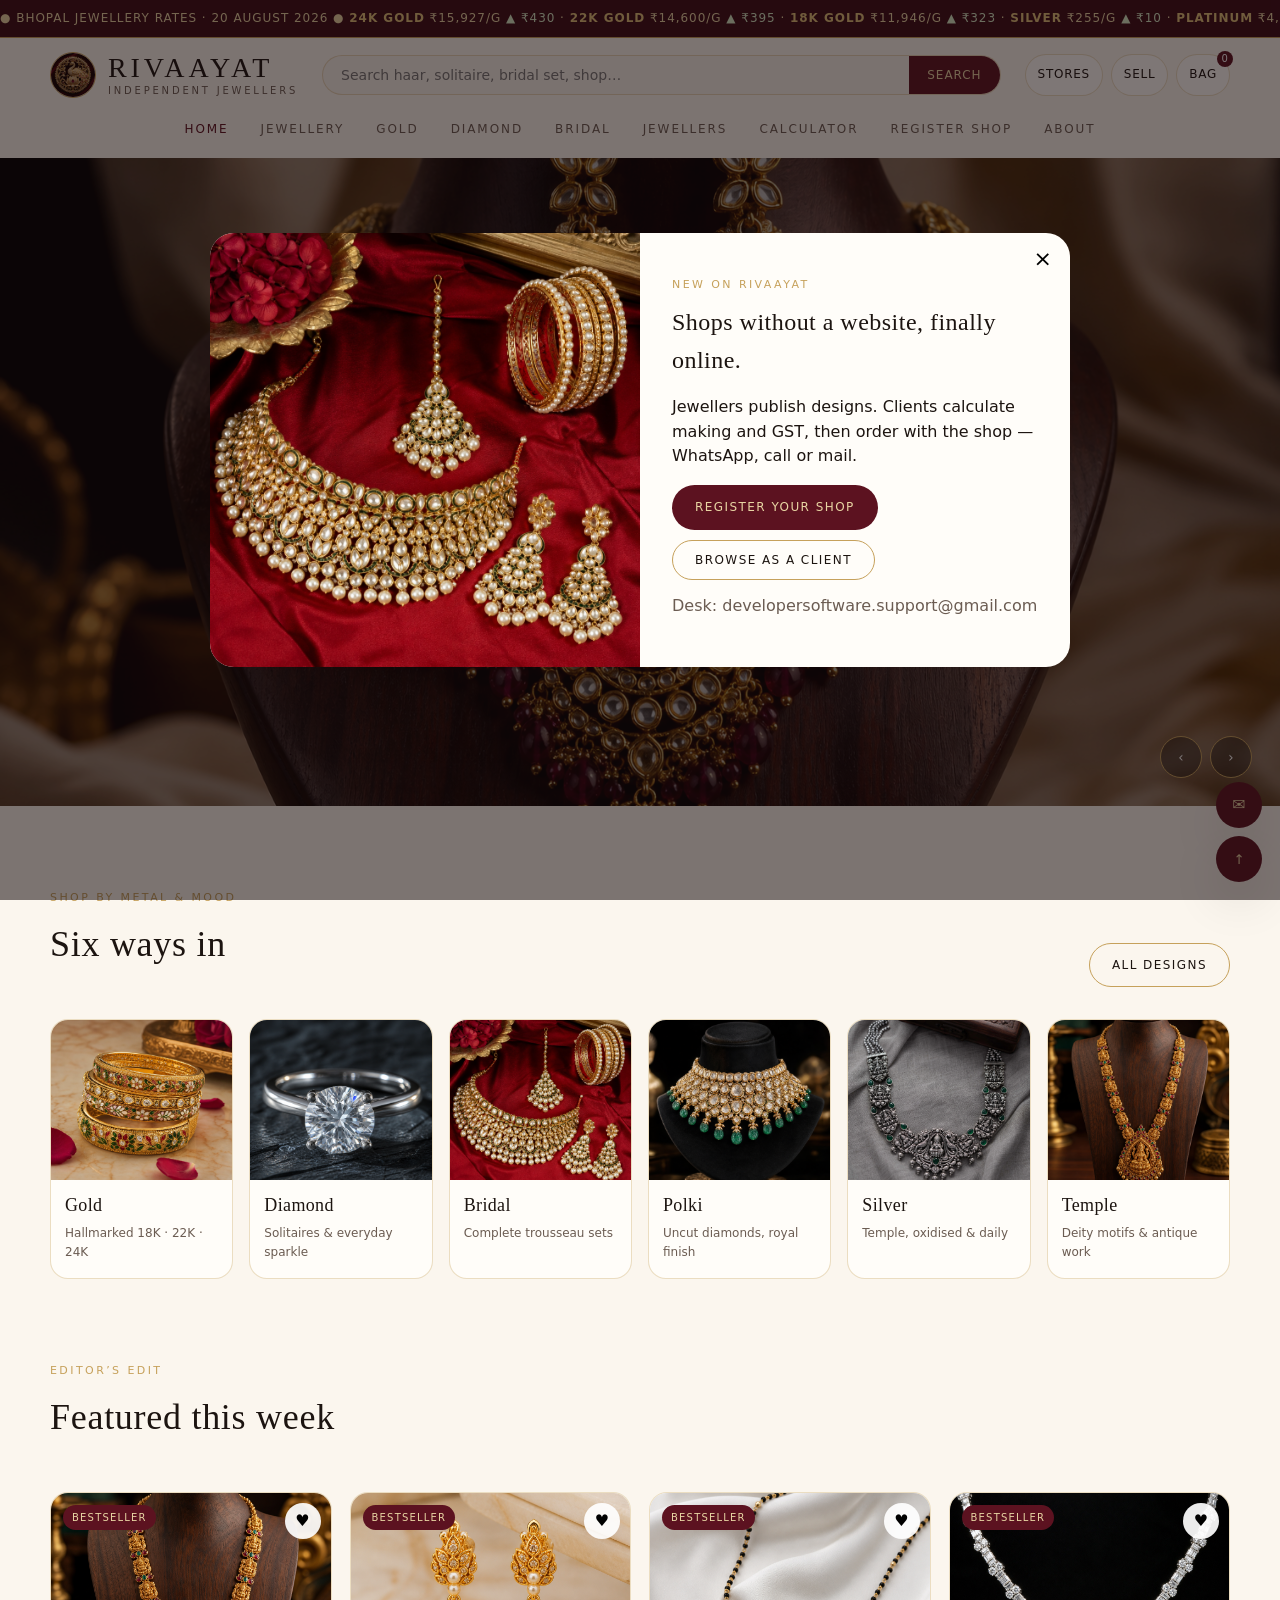
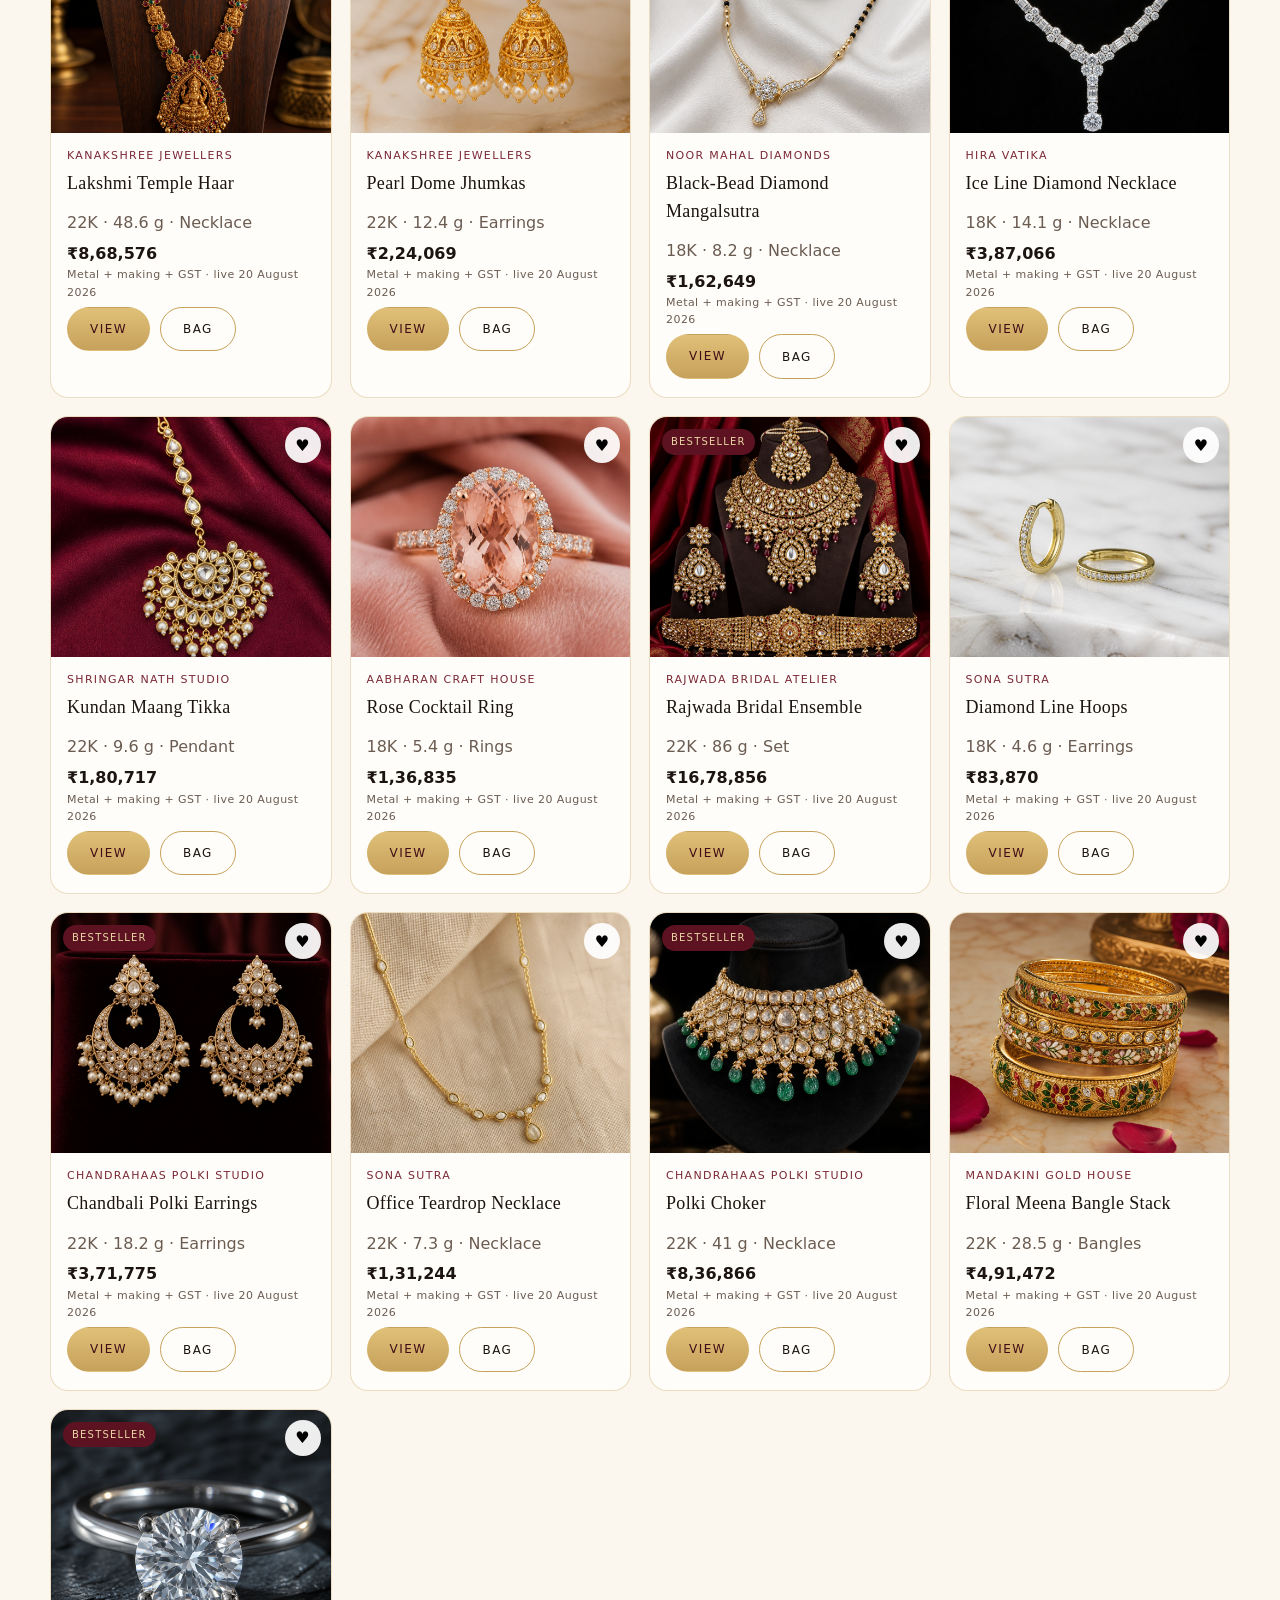
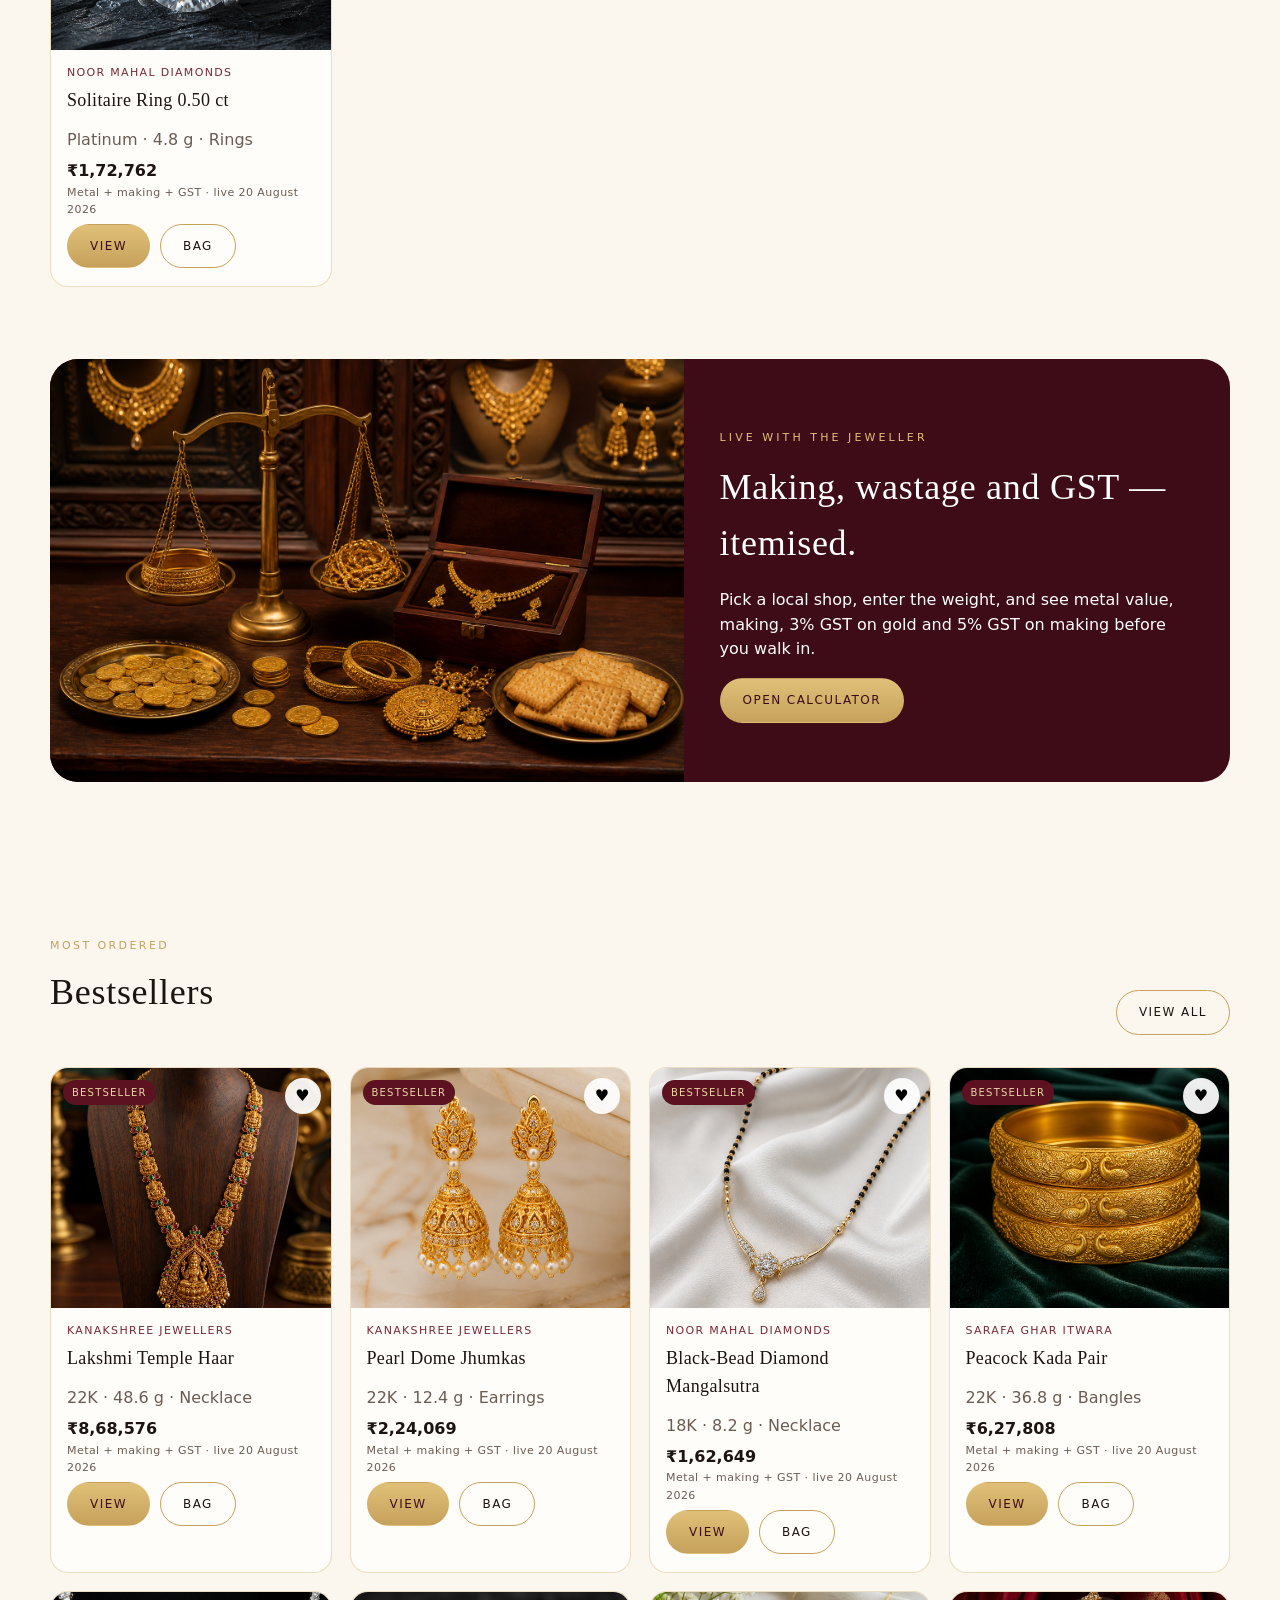
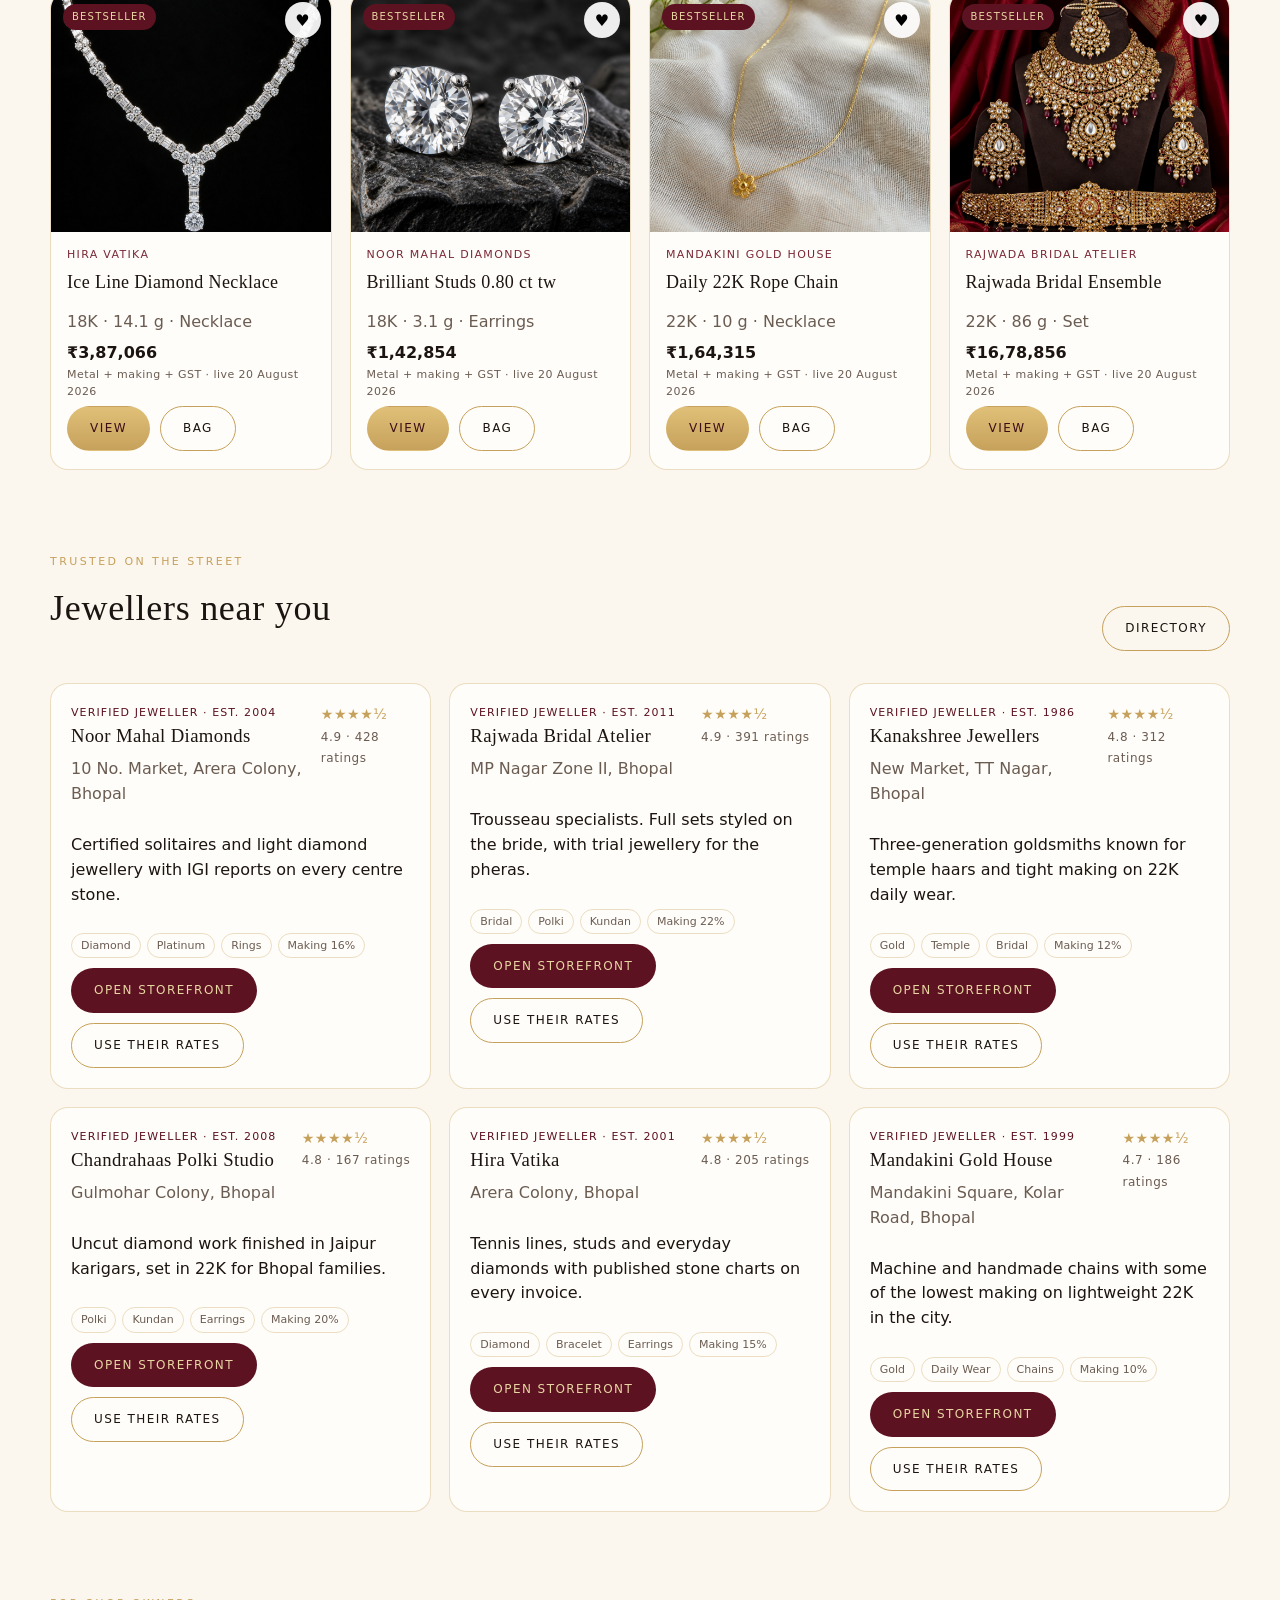
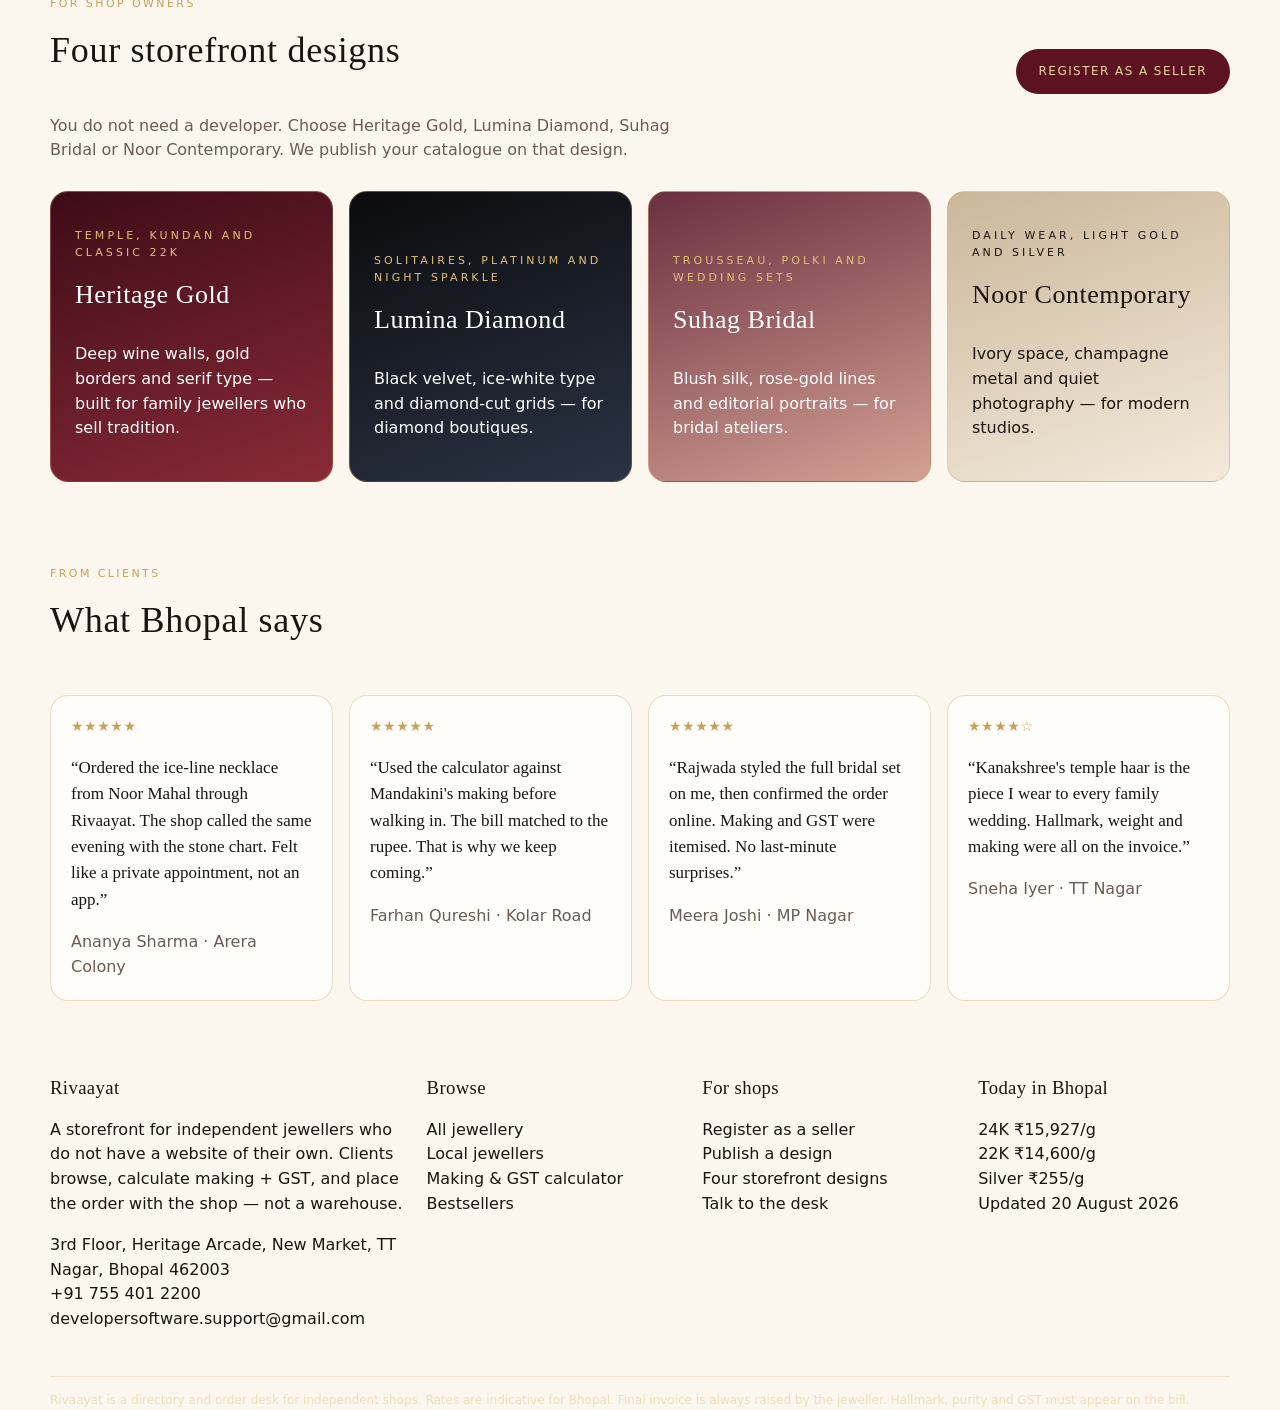
<file: index.html>
<!DOCTYPE html>
<html lang="en">
<head>
  <meta charset="utf-8">
  <meta name="viewport" content="width=device-width, initial-scale=1">
  <title>Rivaayat — Independent jewellers of Bhopal</title>
  <meta name="description" content="Gold, diamond and bridal jewellery from independent Bhopal shops. Filter designs, calculate making and GST, and order directly with the jeweller.">
  <link rel="icon" href="assets/brand-emblem.png">
  <link rel="stylesheet" href="css/style.css">
</head>
<body data-page="home">
  <div id="site-header"></div>

  <section class="hero">
    <div class="hero-slide on"><img src="assets/hero-bridal.png" alt="Bridal gold haar"></div>
    <div class="hero-slide"><img src="assets/hero-diamond.png" alt="Diamond necklace"></div>
    <div class="hero-slide"><img src="assets/hero-model.png" alt="Bridal jewellery on silk"></div>
    <div class="hero-copy">
      <p class="kicker">Bhopal · 20 August 2026</p>
      <h1>Jewellery from the shop that made it.</h1>
      <p>Independent goldsmiths and diamond houses publish their catalogues here. You filter, calculate making and GST, then talk to the jeweller yourself.</p>
      <div class="btn-row">
        <a class="btn btn-gold" href="catalogue.html">Browse jewellery</a>
        <a class="btn btn-ghost" href="seller.html" style="color:#fff;border-color:#c6a15b">Register your shop</a>
      </div>
    </div>
    <div class="hero-nav">
      <button type="button" data-hero-prev aria-label="Previous">‹</button>
      <button type="button" data-hero-next aria-label="Next">›</button>
    </div>
  </section>

  <section class="section">
    <div class="wrap">
      <div class="section-head">
        <div>
          <p class="eyebrow">Shop by metal &amp; mood</p>
          <h2>Six ways in</h2>
        </div>
        <a class="btn btn-ghost" href="catalogue.html">All designs</a>
      </div>
      <div class="cat-grid" id="cat-grid"></div>
    </div>
  </section>

  <section class="section" style="padding-top:0">
    <div class="wrap">
      <div class="section-head">
        <div>
          <p class="eyebrow">Editor’s edit</p>
          <h2>Featured this week</h2>
        </div>
      </div>
      <div class="prod-grid" id="featured-grid"></div>
    </div>
  </section>

  <section class="section" style="padding-top:0">
    <div class="wrap calc-band">
      <img src="assets/rates-mood.png" alt="Gold rates still life">
      <div class="calc-copy">
        <p class="kicker">Live with the jeweller</p>
        <h2>Making, wastage and GST — itemised.</h2>
        <p>Pick a local shop, enter the weight, and see metal value, making, 3% GST on gold and 5% GST on making before you walk in.</p>
        <a class="btn btn-gold" href="calculator.html">Open calculator</a>
      </div>
    </div>
  </section>

  <section class="section">
    <div class="wrap">
      <div class="section-head">
        <div>
          <p class="eyebrow">Most ordered</p>
          <h2>Bestsellers</h2>
        </div>
        <a class="btn btn-ghost" href="catalogue.html?best=1">View all</a>
      </div>
      <div class="prod-grid" id="best-grid"></div>
    </div>
  </section>

  <section class="section" style="padding-top:0">
    <div class="wrap">
      <div class="section-head">
        <div>
          <p class="eyebrow">Trusted on the street</p>
          <h2>Jewellers near you</h2>
        </div>
        <a class="btn btn-ghost" href="stores.html">Directory</a>
      </div>
      <div class="shop-grid" id="shop-grid"></div>
    </div>
  </section>

  <section class="section" style="padding-top:0" id="themes">
    <div class="wrap">
      <div class="section-head">
        <div>
          <p class="eyebrow">For shop owners</p>
          <h2>Four storefront designs</h2>
        </div>
        <a class="btn btn-wine" href="seller.html">Register as a seller</a>
      </div>
      <p class="muted" style="max-width:640px;margin:-12px 0 28px">You do not need a developer. Choose Heritage Gold, Lumina Diamond, Suhag Bridal or Noor Contemporary. We publish your catalogue on that design.</p>
      <div class="theme-grid" id="theme-grid"></div>
    </div>
  </section>

  <section class="section" style="padding-top:0">
    <div class="wrap">
      <div class="section-head">
        <div>
          <p class="eyebrow">From clients</p>
          <h2>What Bhopal says</h2>
        </div>
      </div>
      <div class="quote-grid" id="quotes"></div>
    </div>
  </section>

  <div class="modal-back" id="welcome-modal">
    <div class="modal" role="dialog" aria-label="Welcome">
      <img src="assets/cat-bridal.png" alt="Bridal jewellery">
      <div class="modal-body">
        <button class="modal-close" type="button" data-close-modal aria-label="Close">×</button>
        <p class="eyebrow">New on Rivaayat</p>
        <h2>Shops without a website, finally online.</h2>
        <p>Jewellers publish designs. Clients calculate making and GST, then order with the shop — WhatsApp, call or mail.</p>
        <div class="btn-row">
          <a class="btn btn-wine" href="seller.html">Register your shop</a>
          <button class="btn btn-ghost" type="button" data-close-modal>Browse as a client</button>
        </div>
        <p class="muted" style="margin-top:14px">Desk: developersoftware.support@gmail.com</p>
      </div>
    </div>
  </div>

  <div id="site-footer"></div>
  <script src="js/data.js"></script>
  <script src="js/app.js"></script>
</body>
</html>
</file>
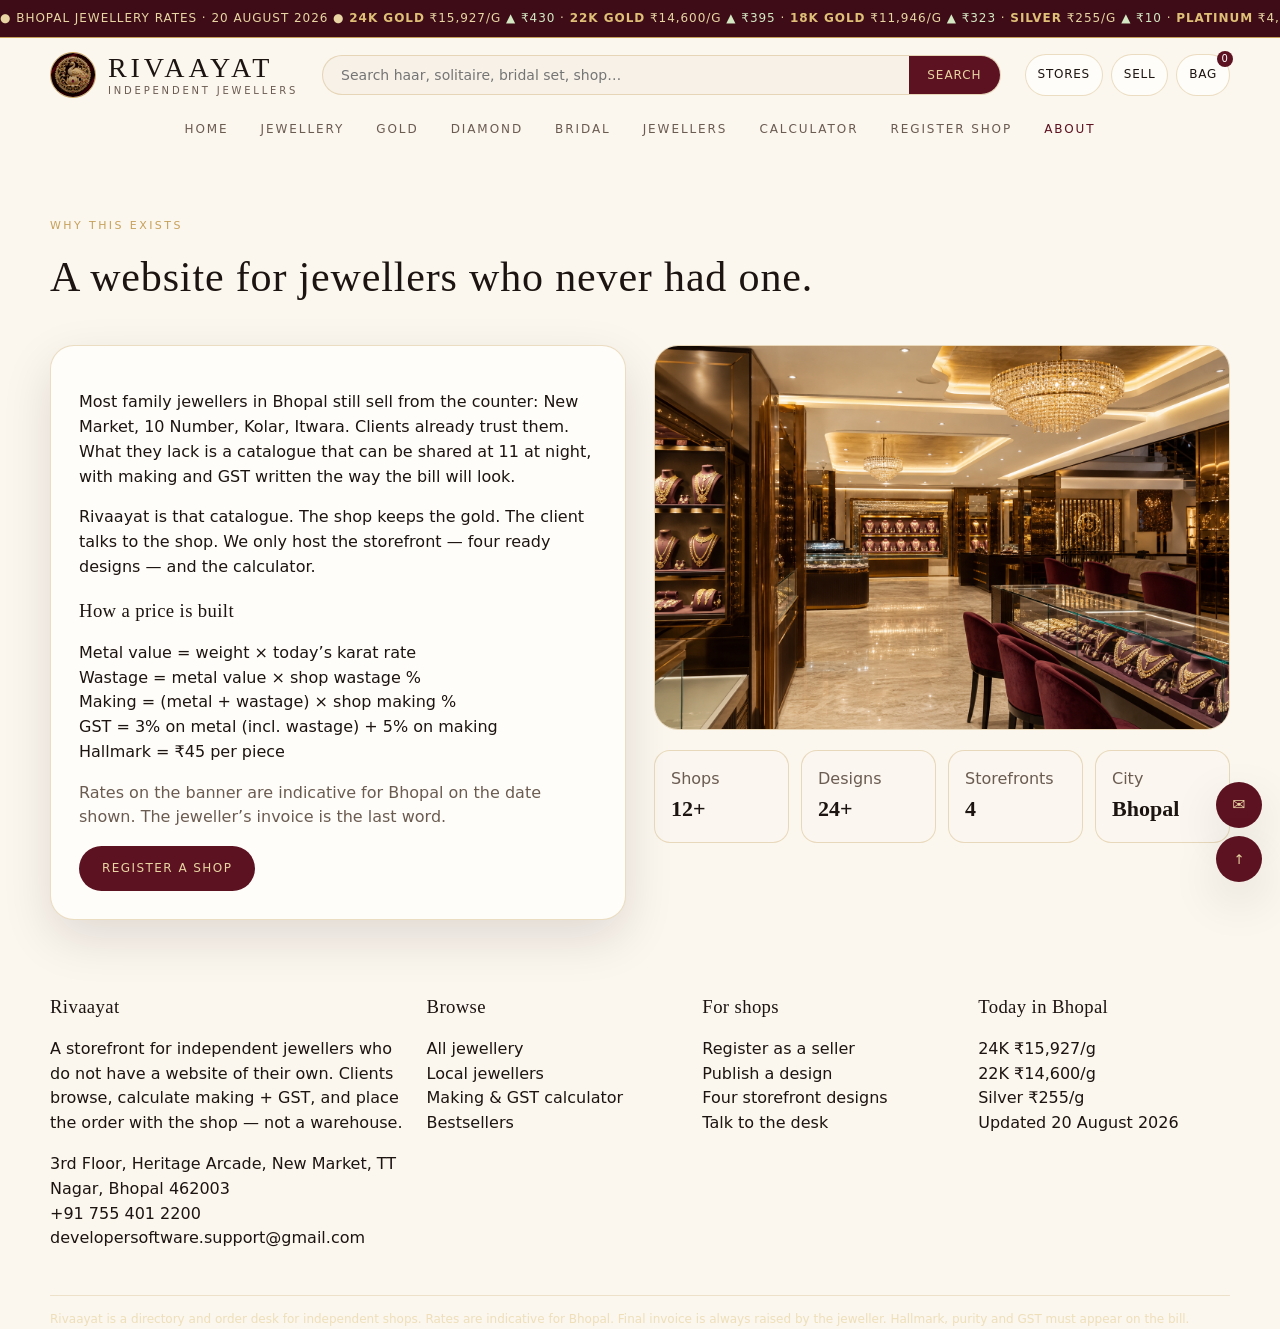
<file: about.html>
<!DOCTYPE html>
<html lang="en">
<head>
  <meta charset="utf-8">
  <meta name="viewport" content="width=device-width, initial-scale=1">
  <title>About Rivaayat</title>
  <link rel="icon" href="assets/brand-emblem.png">
  <link rel="stylesheet" href="css/style.css">
</head>
<body data-page="about">
  <div id="site-header"></div>
  <div class="wrap page-hero">
    <p class="eyebrow">Why this exists</p>
    <h1>A website for jewellers who never had one.</h1>
  </div>
  <section class="section" style="padding-top:8px">
    <div class="wrap split-2">
      <div class="panel">
        <p>Most family jewellers in Bhopal still sell from the counter: New Market, 10 Number, Kolar, Itwara. Clients already trust them. What they lack is a catalogue that can be shared at 11 at night, with making and GST written the way the bill will look.</p>
        <p>Rivaayat is that catalogue. The shop keeps the gold. The client talks to the shop. We only host the storefront — four ready designs — and the calculator.</p>
        <h3>How a price is built</h3>
        <p>Metal value = weight × today’s karat rate<br>
        Wastage = metal value × shop wastage %<br>
        Making = (metal + wastage) × shop making %<br>
        GST = 3% on metal (incl. wastage) + 5% on making<br>
        Hallmark = ₹45 per piece</p>
        <p class="muted">Rates on the banner are indicative for Bhopal on the date shown. The jeweller’s invoice is the last word.</p>
        <a class="btn btn-wine" href="seller.html">Register a shop</a>
      </div>
      <div>
        <img src="assets/showroom.png" alt="Jewellery showroom" style="border-radius:24px;border:1px solid var(--line)">
        <div class="stat-row">
          <div class="stat"><span class="muted">Shops</span><b>12+</b></div>
          <div class="stat"><span class="muted">Designs</span><b>24+</b></div>
          <div class="stat"><span class="muted">Storefronts</span><b>4</b></div>
          <div class="stat"><span class="muted">City</span><b>Bhopal</b></div>
        </div>
      </div>
    </div>
  </section>
  <div id="site-footer"></div>
  <script src="js/data.js"></script>
  <script src="js/app.js"></script>
</body>
</html>
</file>
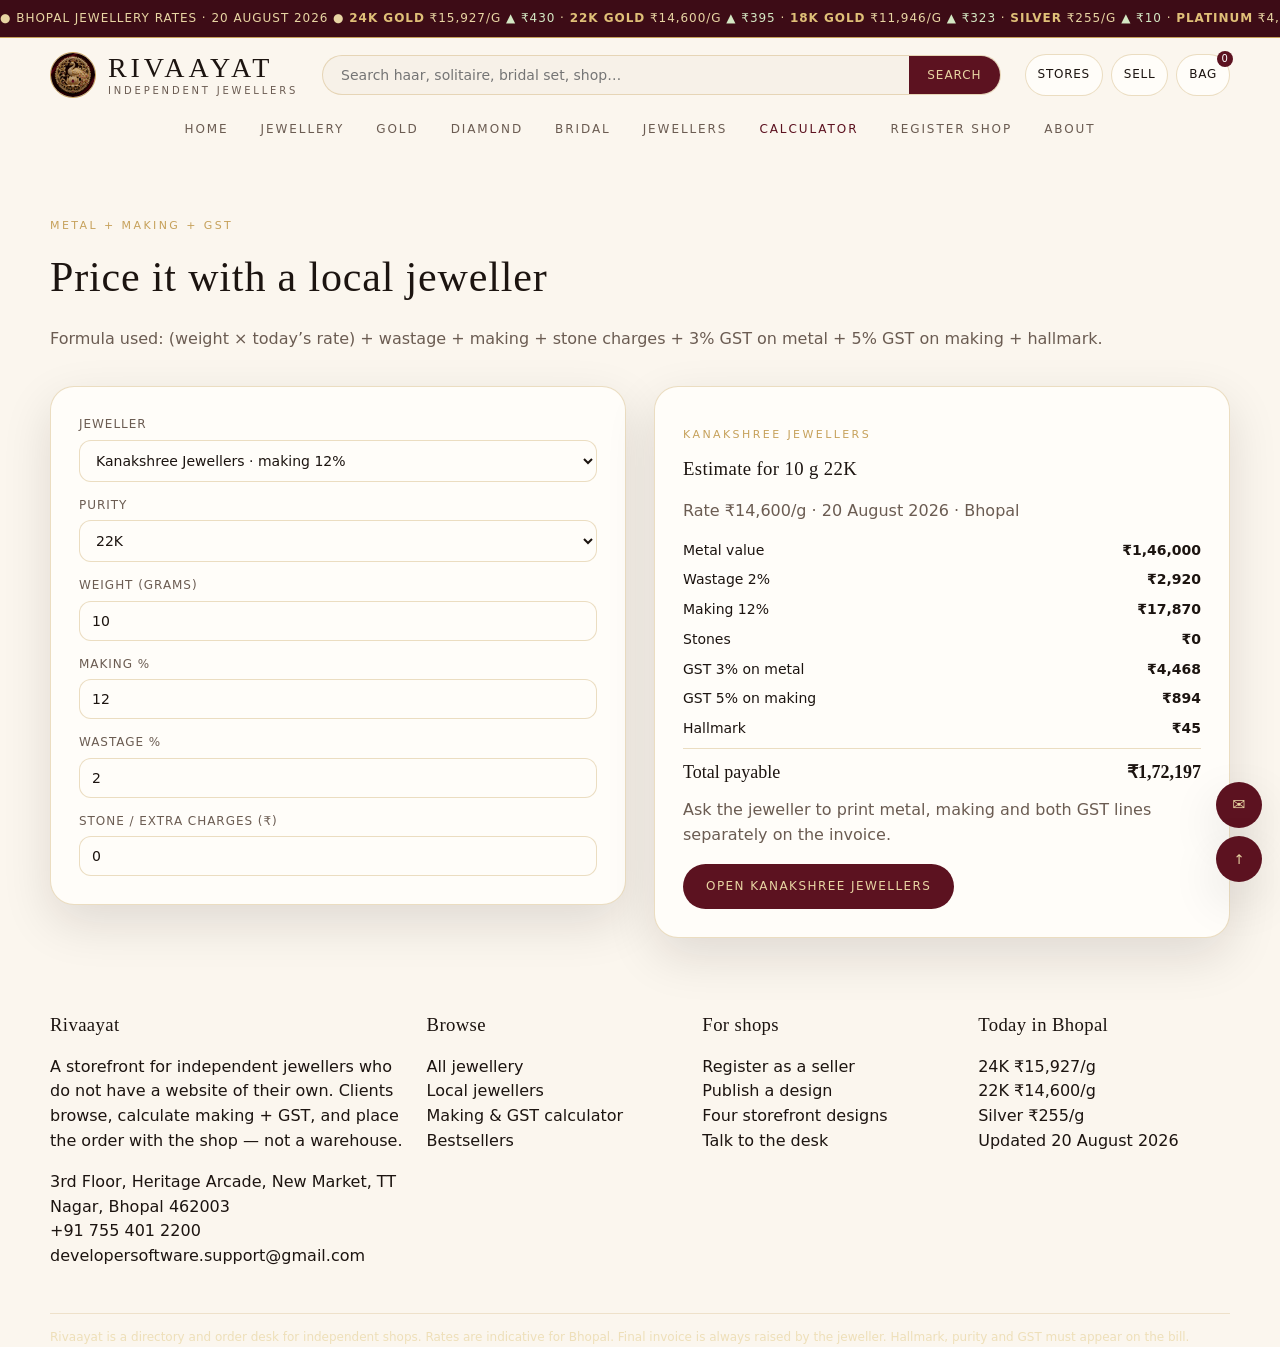
<file: calculator.html>
<!DOCTYPE html>
<html lang="en">
<head>
  <meta charset="utf-8">
  <meta name="viewport" content="width=device-width, initial-scale=1">
  <title>Jewellery calculator — Rivaayat</title>
  <link rel="icon" href="assets/brand-emblem.png">
  <link rel="stylesheet" href="css/style.css">
</head>
<body data-page="calculator">
  <div id="site-header"></div>
  <div class="wrap page-hero">
    <p class="eyebrow">Metal + making + GST</p>
    <h1>Price it with a local jeweller</h1>
    <p class="muted">Formula used: (weight × today’s rate) + wastage + making + stone charges + 3% GST on metal + 5% GST on making + hallmark.</p>
  </div>
  <section class="section" style="padding-top:8px">
    <div class="wrap split-2">
      <form class="panel form" id="calc-form">
        <label>Jeweller
          <select id="c-shop"></select>
        </label>
        <label>Purity
          <select id="c-purity">
            <option>22K</option>
            <option>24K</option>
            <option>18K</option>
            <option>Silver</option>
            <option>Platinum</option>
          </select>
        </label>
        <label>Weight (grams)
          <input id="c-weight" type="number" step="0.1" value="10">
        </label>
        <label>Making %
          <input id="c-making" type="number" step="0.1" value="12">
        </label>
        <label>Wastage %
          <input id="c-wastage" type="number" step="0.1" value="2">
        </label>
        <label>Stone / extra charges (₹)
          <input id="c-stone" type="number" value="0">
        </label>
      </form>
      <div class="panel" id="calc-out"></div>
    </div>
  </section>
  <div id="site-footer"></div>
  <script src="js/data.js"></script>
  <script src="js/app.js"></script>
</body>
</html>
</file>
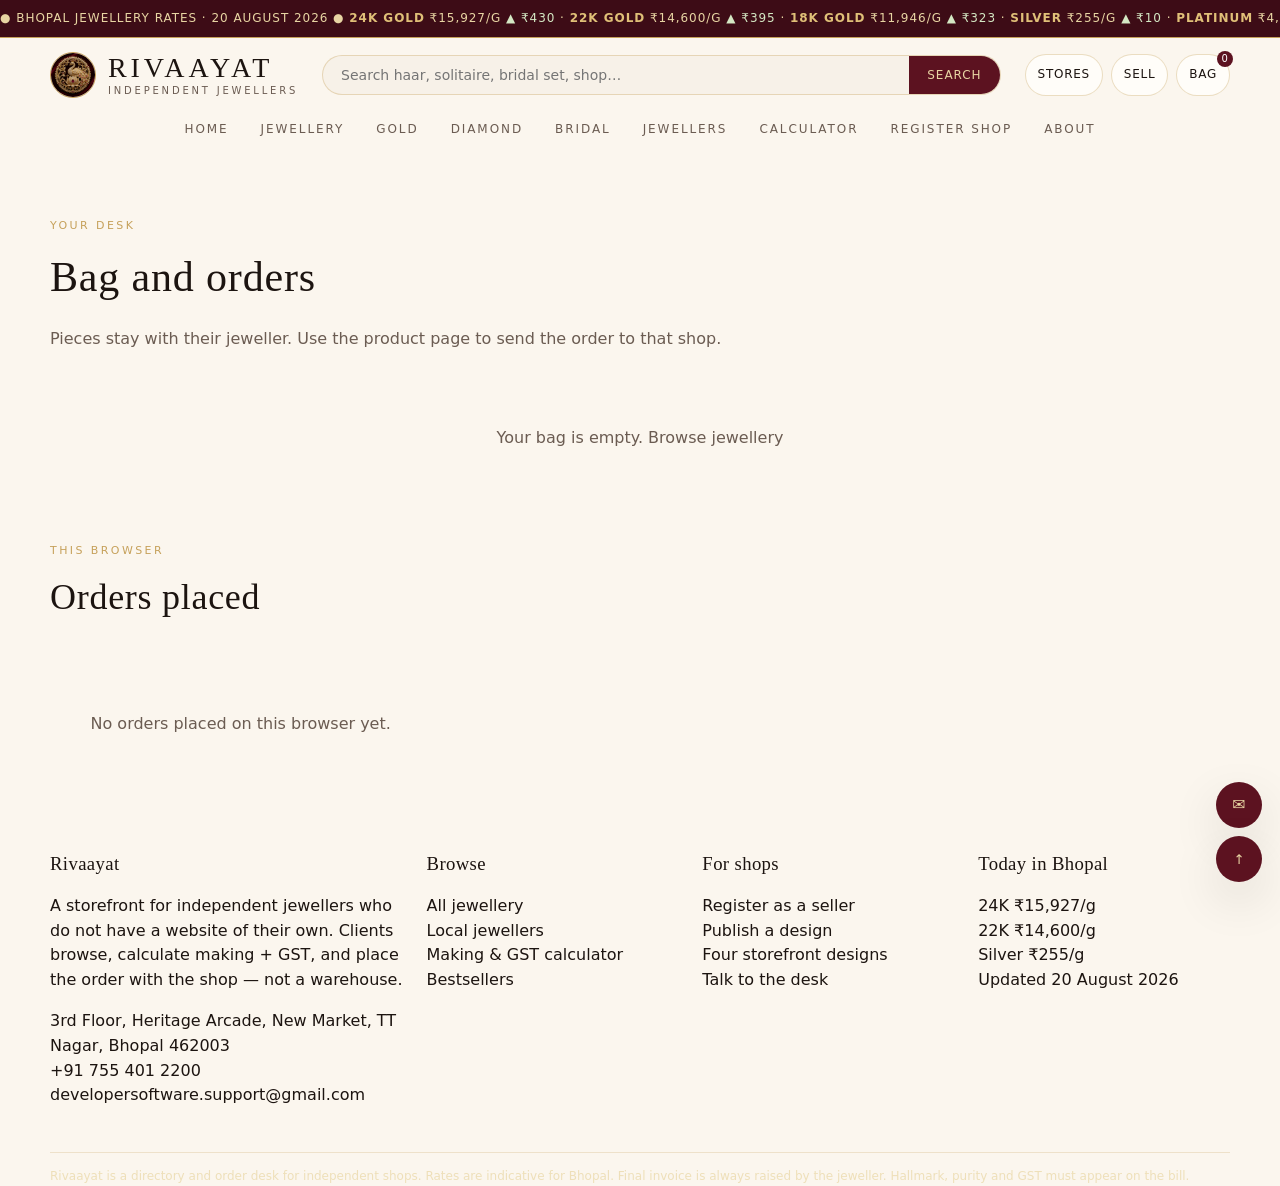
<file: cart.html>
<!DOCTYPE html>
<html lang="en">
<head>
  <meta charset="utf-8">
  <meta name="viewport" content="width=device-width, initial-scale=1">
  <title>Bag &amp; orders — Rivaayat</title>
  <link rel="icon" href="assets/brand-emblem.png">
  <link rel="stylesheet" href="css/style.css">
</head>
<body data-page="cart">
  <div id="site-header"></div>
  <div class="wrap page-hero">
    <p class="eyebrow">Your desk</p>
    <h1>Bag and orders</h1>
    <p class="muted">Pieces stay with their jeweller. Use the product page to send the order to that shop.</p>
  </div>
  <section class="section" style="padding-top:8px">
    <div class="wrap">
      <div id="cart-root"></div>
      <div class="section-head" style="margin-top:40px"><div><p class="eyebrow">This browser</p><h2>Orders placed</h2></div></div>
      <div class="shop-grid" id="orders-list"></div>
    </div>
  </section>
  <div id="site-footer"></div>
  <script src="js/data.js"></script>
  <script src="js/app.js"></script>
</body>
</html>
</file>
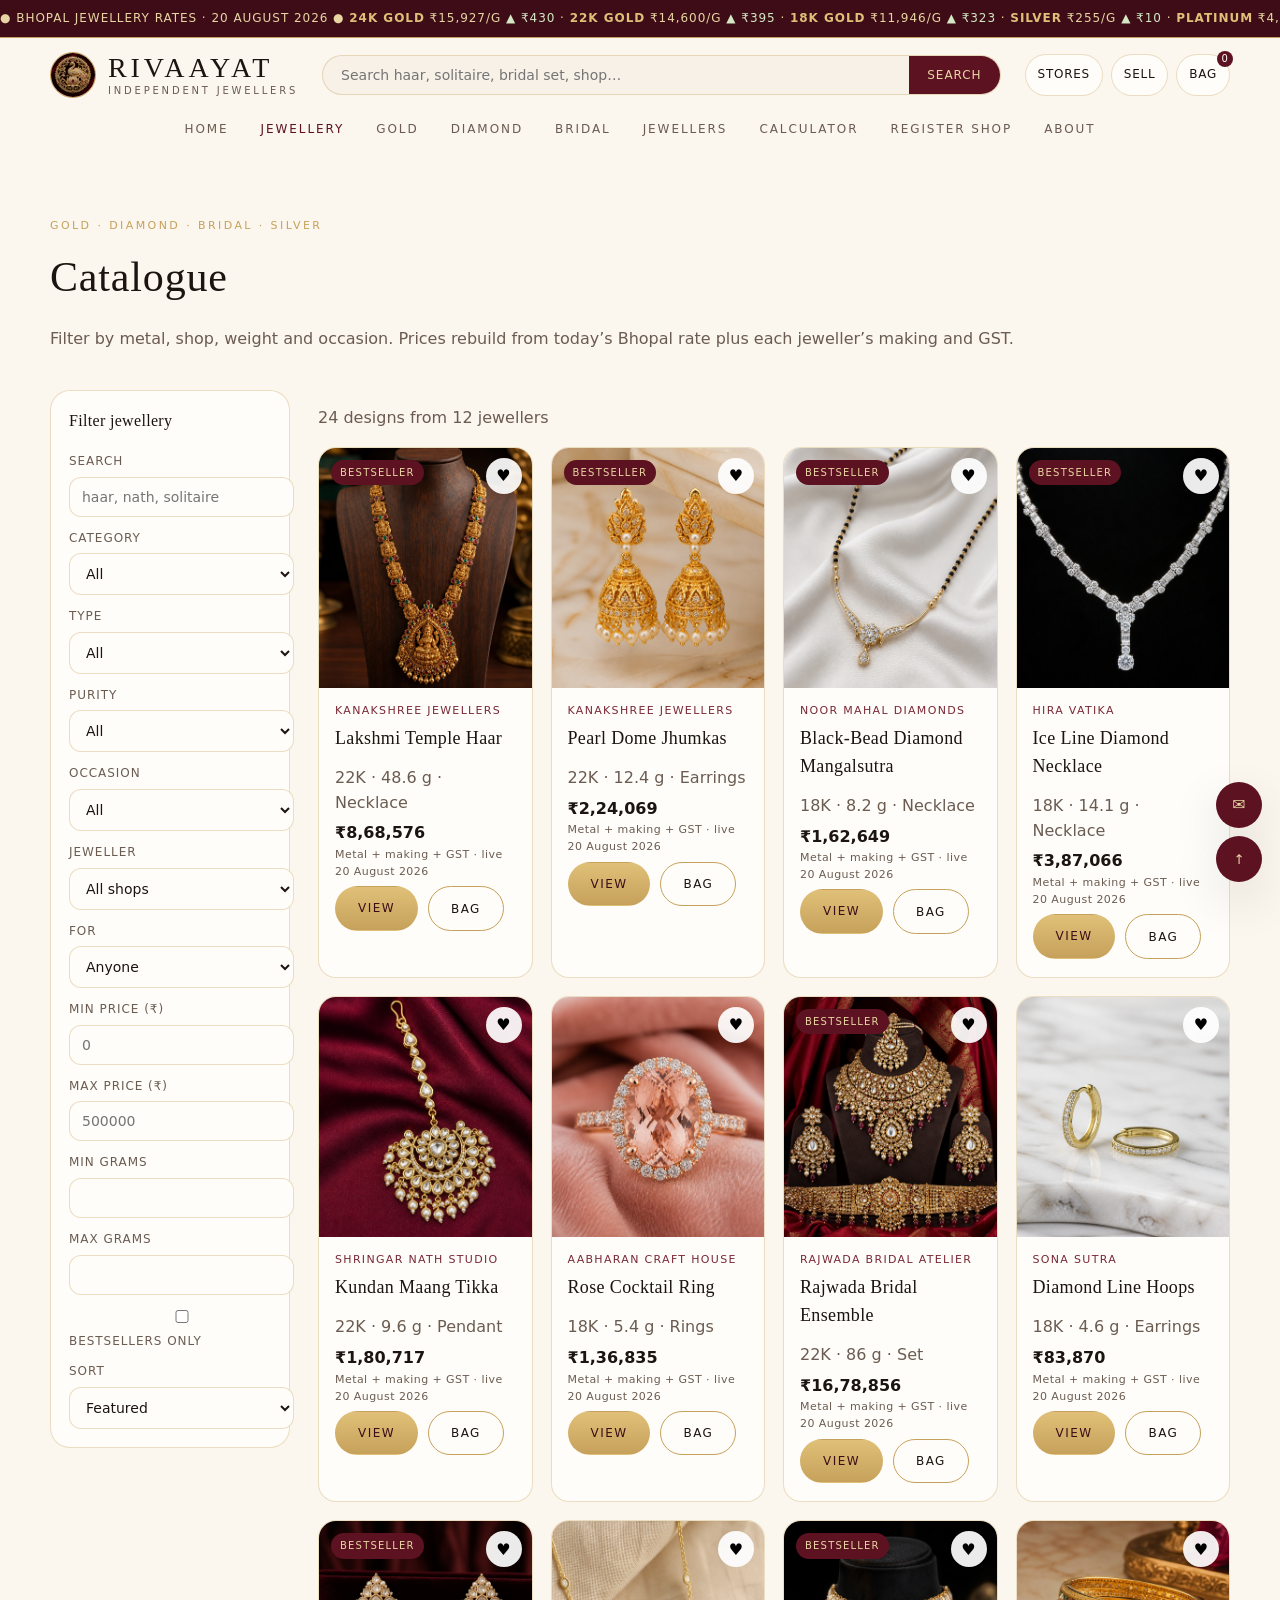
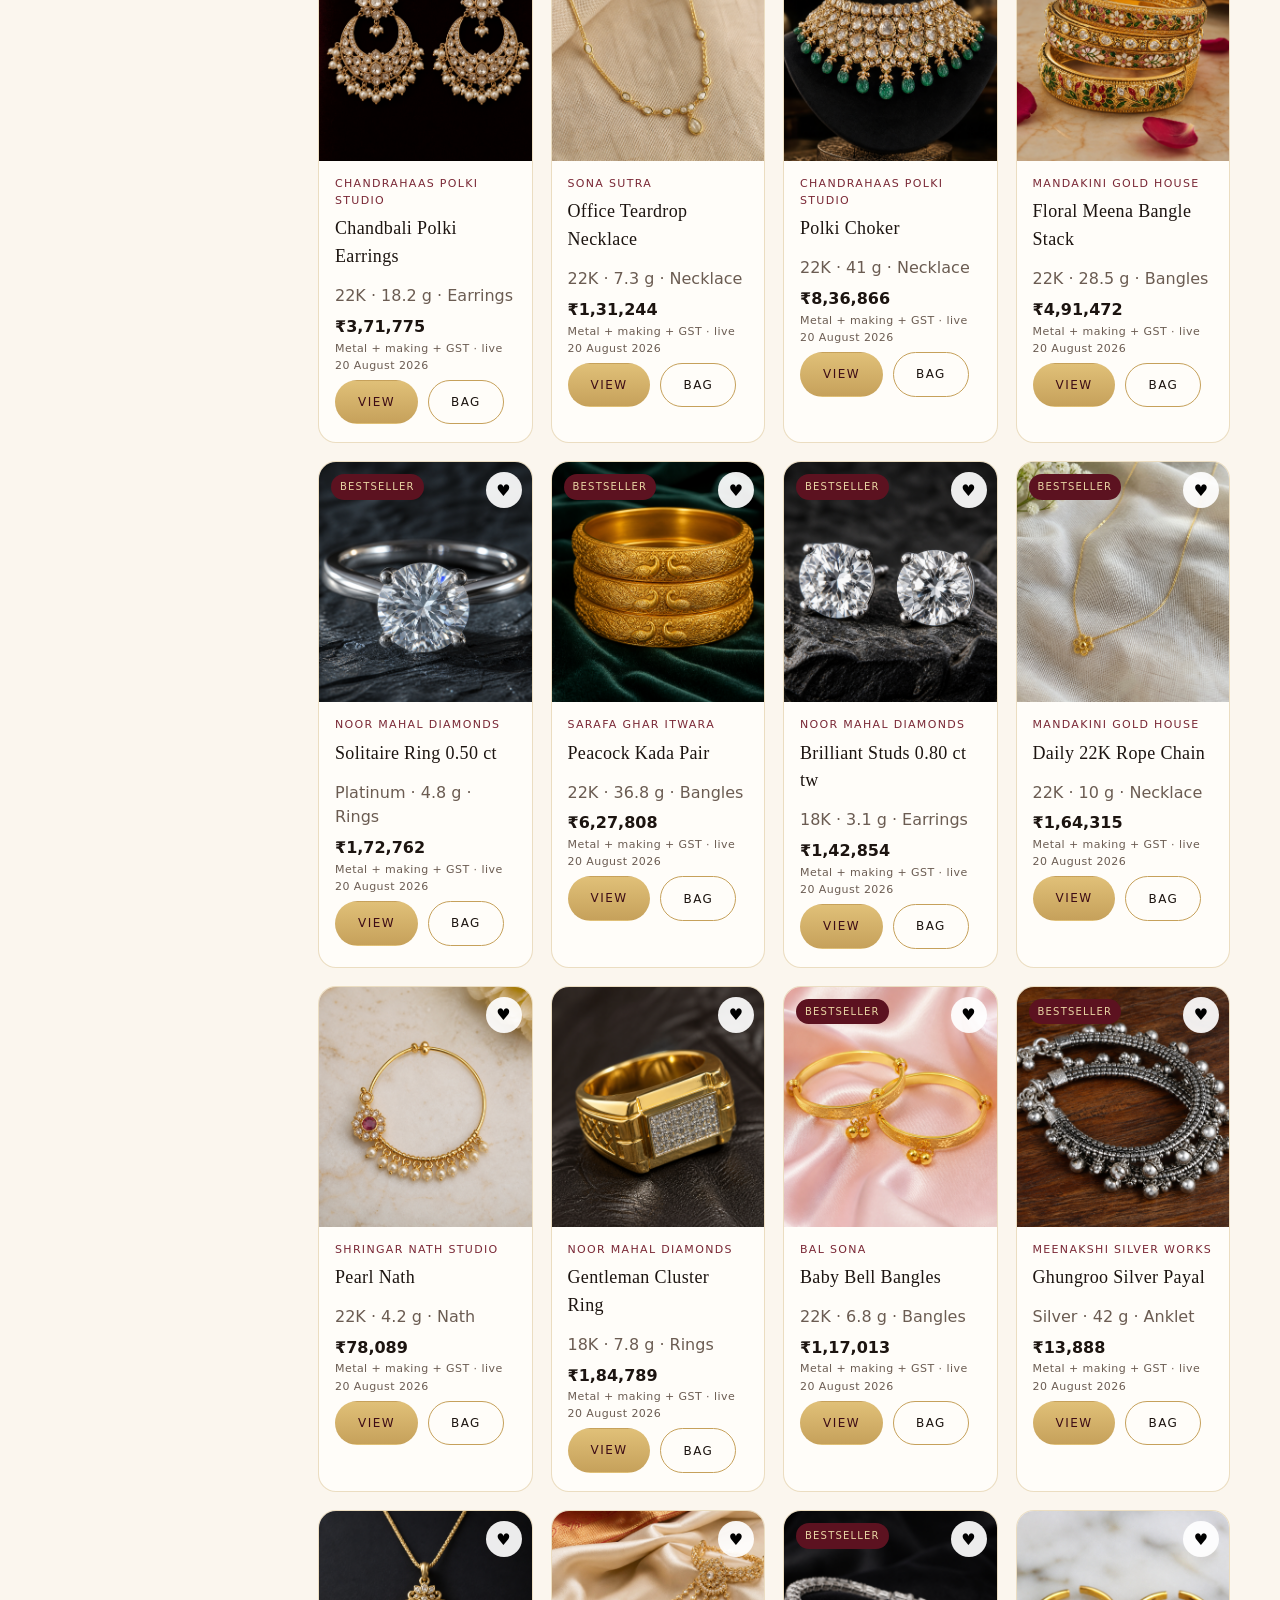
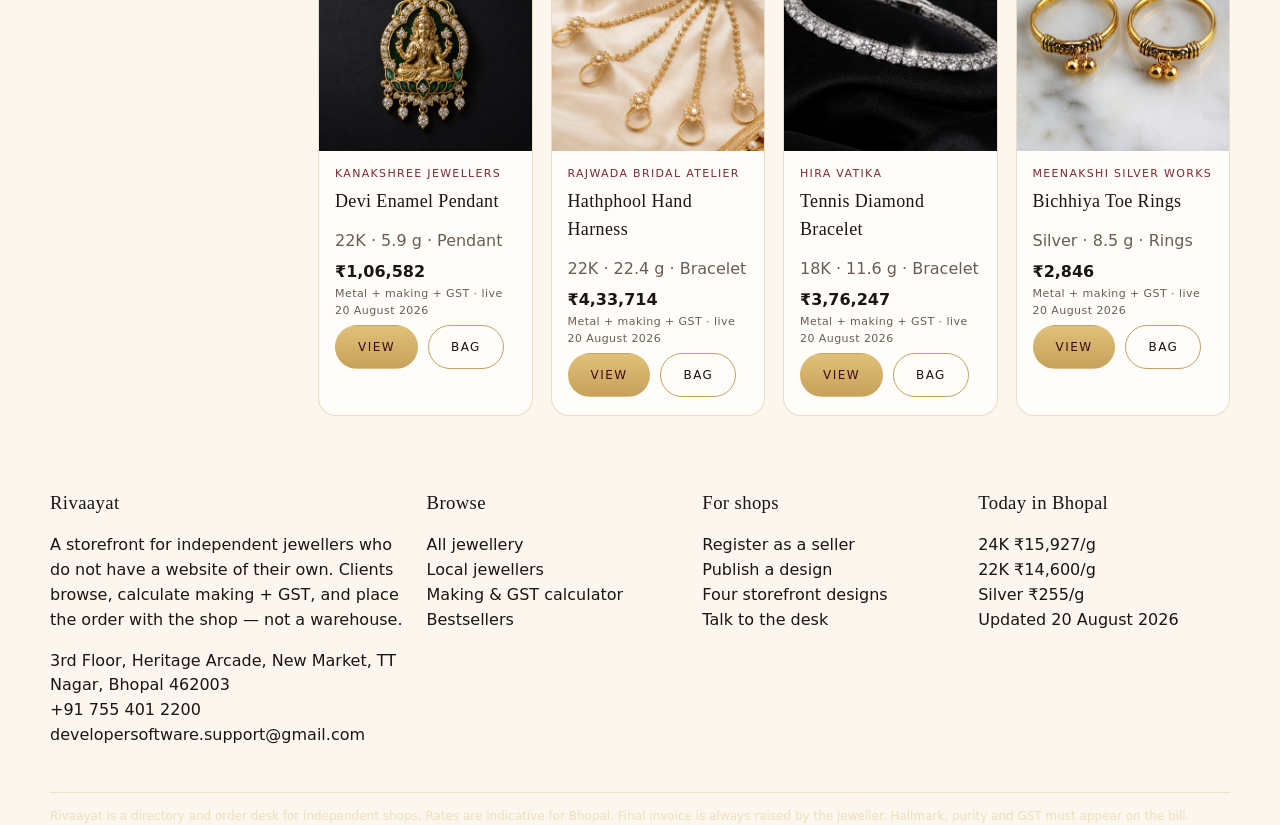
<file: catalogue.html>
<!DOCTYPE html>
<html lang="en">
<head>
  <meta charset="utf-8">
  <meta name="viewport" content="width=device-width, initial-scale=1">
  <title>Jewellery catalogue — Rivaayat</title>
  <link rel="icon" href="assets/brand-emblem.png">
  <link rel="stylesheet" href="css/style.css">
</head>
<body data-page="catalogue">
  <div id="site-header"></div>
  <div class="wrap page-hero">
    <p class="eyebrow">Gold · Diamond · Bridal · Silver</p>
    <h1>Catalogue</h1>
    <p class="muted">Filter by metal, shop, weight and occasion. Prices rebuild from today’s Bhopal rate plus each jeweller’s making and GST.</p>
  </div>
  <section class="section" style="padding-top:12px">
    <div class="wrap filters">
      <aside class="filter-box">
        <h3>Filter jewellery</h3>
        <label>Search<input id="f-q" placeholder="haar, nath, solitaire"></label>
        <label>Category
          <select id="f-category">
            <option value="">All</option>
            <option value="gold">Gold</option>
            <option value="diamond">Diamond</option>
            <option value="bridal">Bridal</option>
            <option value="polki">Polki</option>
            <option value="silver">Silver</option>
            <option value="temple">Temple</option>
          </select>
        </label>
        <label>Type
          <select id="f-type">
            <option value="">All</option>
            <option>Necklace</option>
            <option>Earrings</option>
            <option>Bangles</option>
            <option>Rings</option>
            <option>Pendant</option>
            <option>Set</option>
            <option>Nath</option>
            <option>Anklet</option>
            <option>Bracelet</option>
          </select>
        </label>
        <label>Purity
          <select id="f-purity">
            <option value="">All</option>
            <option>18K</option>
            <option>22K</option>
            <option>24K</option>
            <option>Silver</option>
            <option>Platinum</option>
          </select>
        </label>
        <label>Occasion
          <select id="f-occasion">
            <option value="">All</option>
            <option>Daily Wear</option>
            <option>Wedding</option>
            <option>Festive</option>
            <option>Office</option>
            <option>Gift</option>
          </select>
        </label>
        <label>Jeweller
          <select id="f-shop"><option value="">All shops</option></select>
        </label>
        <label>For
          <select id="f-gender">
            <option value="">Anyone</option>
            <option>Women</option>
            <option>Men</option>
            <option>Kids</option>
            <option>Unisex</option>
          </select>
        </label>
        <label>Min price (₹)<input id="f-min" type="number" placeholder="0"></label>
        <label>Max price (₹)<input id="f-max" type="number" placeholder="500000"></label>
        <label>Min grams<input id="f-wmin" type="number" step="0.1"></label>
        <label>Max grams<input id="f-wmax" type="number" step="0.1"></label>
        <label><input id="f-best" type="checkbox"> Bestsellers only</label>
        <label>Sort
          <select id="f-sort">
            <option value="featured">Featured</option>
            <option value="best">Bestsellers</option>
            <option value="price-asc">Price: low to high</option>
            <option value="price-desc">Price: high to low</option>
            <option value="weight">Heaviest first</option>
          </select>
        </label>
      </aside>
      <div>
        <p class="muted" id="result-meta"></p>
        <div class="prod-grid" id="catalogue-grid"></div>
      </div>
    </div>
  </section>
  <div id="site-footer"></div>
  <script src="js/data.js"></script>
  <script src="js/app.js"></script>
</body>
</html>
</file>
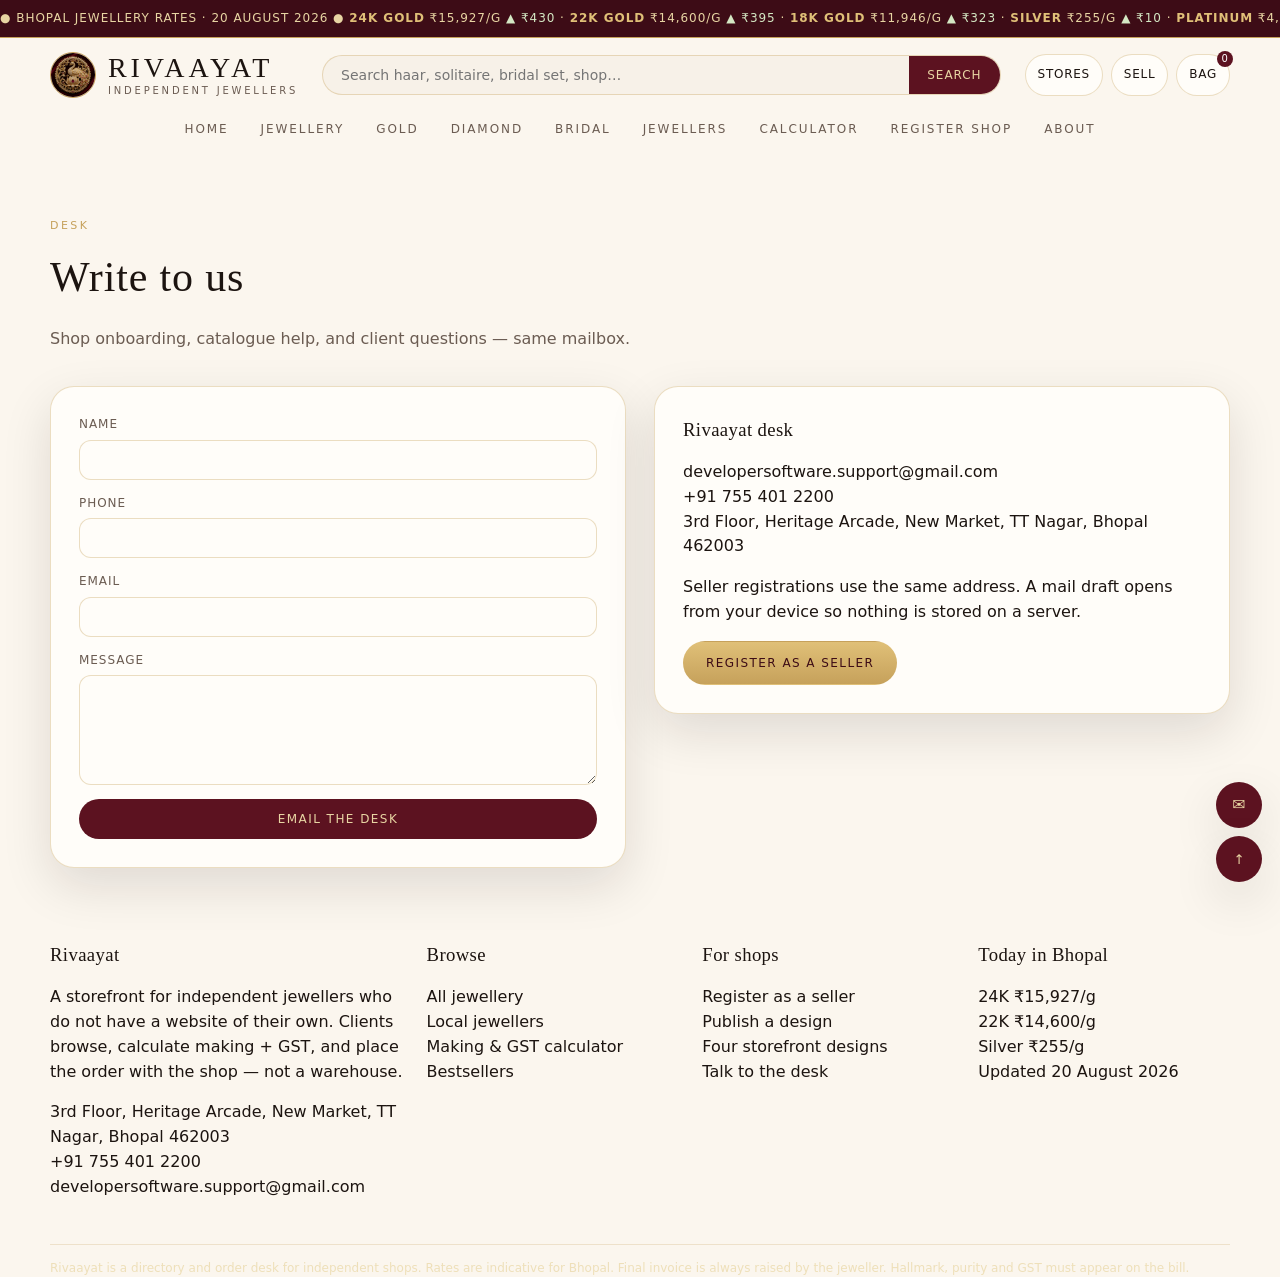
<file: contact.html>
<!DOCTYPE html>
<html lang="en">
<head>
  <meta charset="utf-8">
  <meta name="viewport" content="width=device-width, initial-scale=1">
  <title>Contact — Rivaayat</title>
  <link rel="icon" href="assets/brand-emblem.png">
  <link rel="stylesheet" href="css/style.css">
</head>
<body data-page="contact">
  <div id="site-header"></div>
  <div class="wrap page-hero">
    <p class="eyebrow">Desk</p>
    <h1>Write to us</h1>
    <p class="muted">Shop onboarding, catalogue help, and client questions — same mailbox.</p>
  </div>
  <section class="section" style="padding-top:8px">
    <div class="wrap split-2">
      <form class="panel form" id="contact-form">
        <label>Name<input name="name" required></label>
        <label>Phone<input name="phone" required></label>
        <label>Email<input name="email" type="email" required></label>
        <label>Message<textarea name="message" required></textarea></label>
        <button class="btn btn-wine" type="submit">Email the desk</button>
      </form>
      <div class="panel">
        <h3>Rivaayat desk</h3>
        <p>developersoftware.support@gmail.com<br>
        +91 755 401 2200<br>
        3rd Floor, Heritage Arcade, New Market, TT Nagar, Bhopal 462003</p>
        <p>Seller registrations use the same address. A mail draft opens from your device so nothing is stored on a server.</p>
        <a class="btn btn-gold" href="seller.html">Register as a seller</a>
      </div>
    </div>
  </section>
  <div id="site-footer"></div>
  <script src="js/data.js"></script>
  <script src="js/app.js"></script>
</body>
</html>
</file>
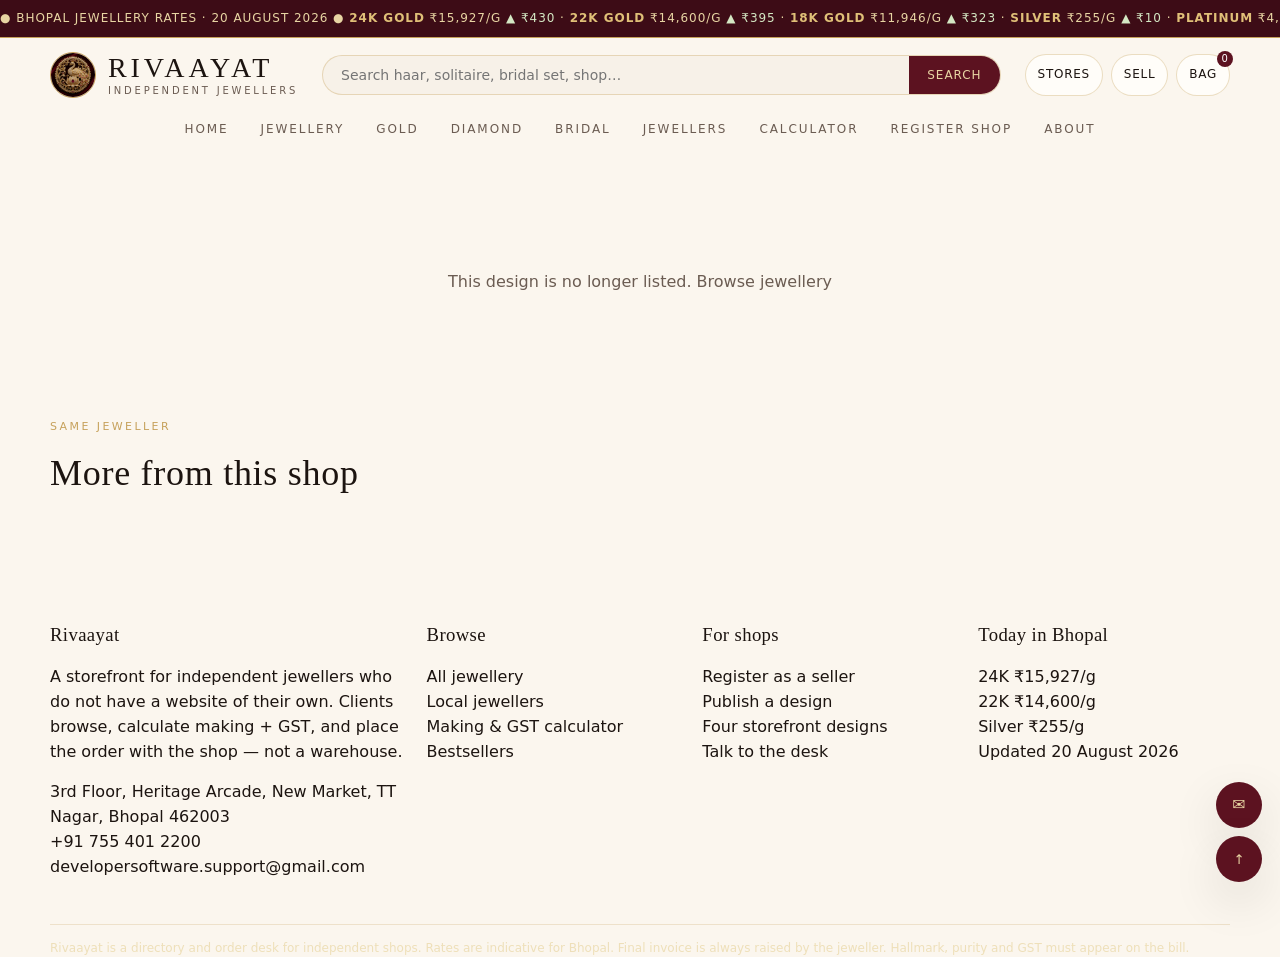
<file: product.html>
<!DOCTYPE html>
<html lang="en">
<head>
  <meta charset="utf-8">
  <meta name="viewport" content="width=device-width, initial-scale=1">
  <title>Piece — Rivaayat</title>
  <link rel="icon" href="assets/brand-emblem.png">
  <link rel="stylesheet" href="css/style.css">
</head>
<body data-page="product">
  <div id="site-header"></div>
  <section class="section">
    <div class="wrap" id="product-root"></div>
  </section>
  <section class="section" style="padding-top:0">
    <div class="wrap">
      <div class="section-head"><div><p class="eyebrow">Same jeweller</p><h2>More from this shop</h2></div></div>
      <div class="prod-grid" id="more-grid"></div>
    </div>
  </section>
  <div id="site-footer"></div>
  <script src="js/data.js"></script>
  <script src="js/app.js"></script>
</body>
</html>
</file>
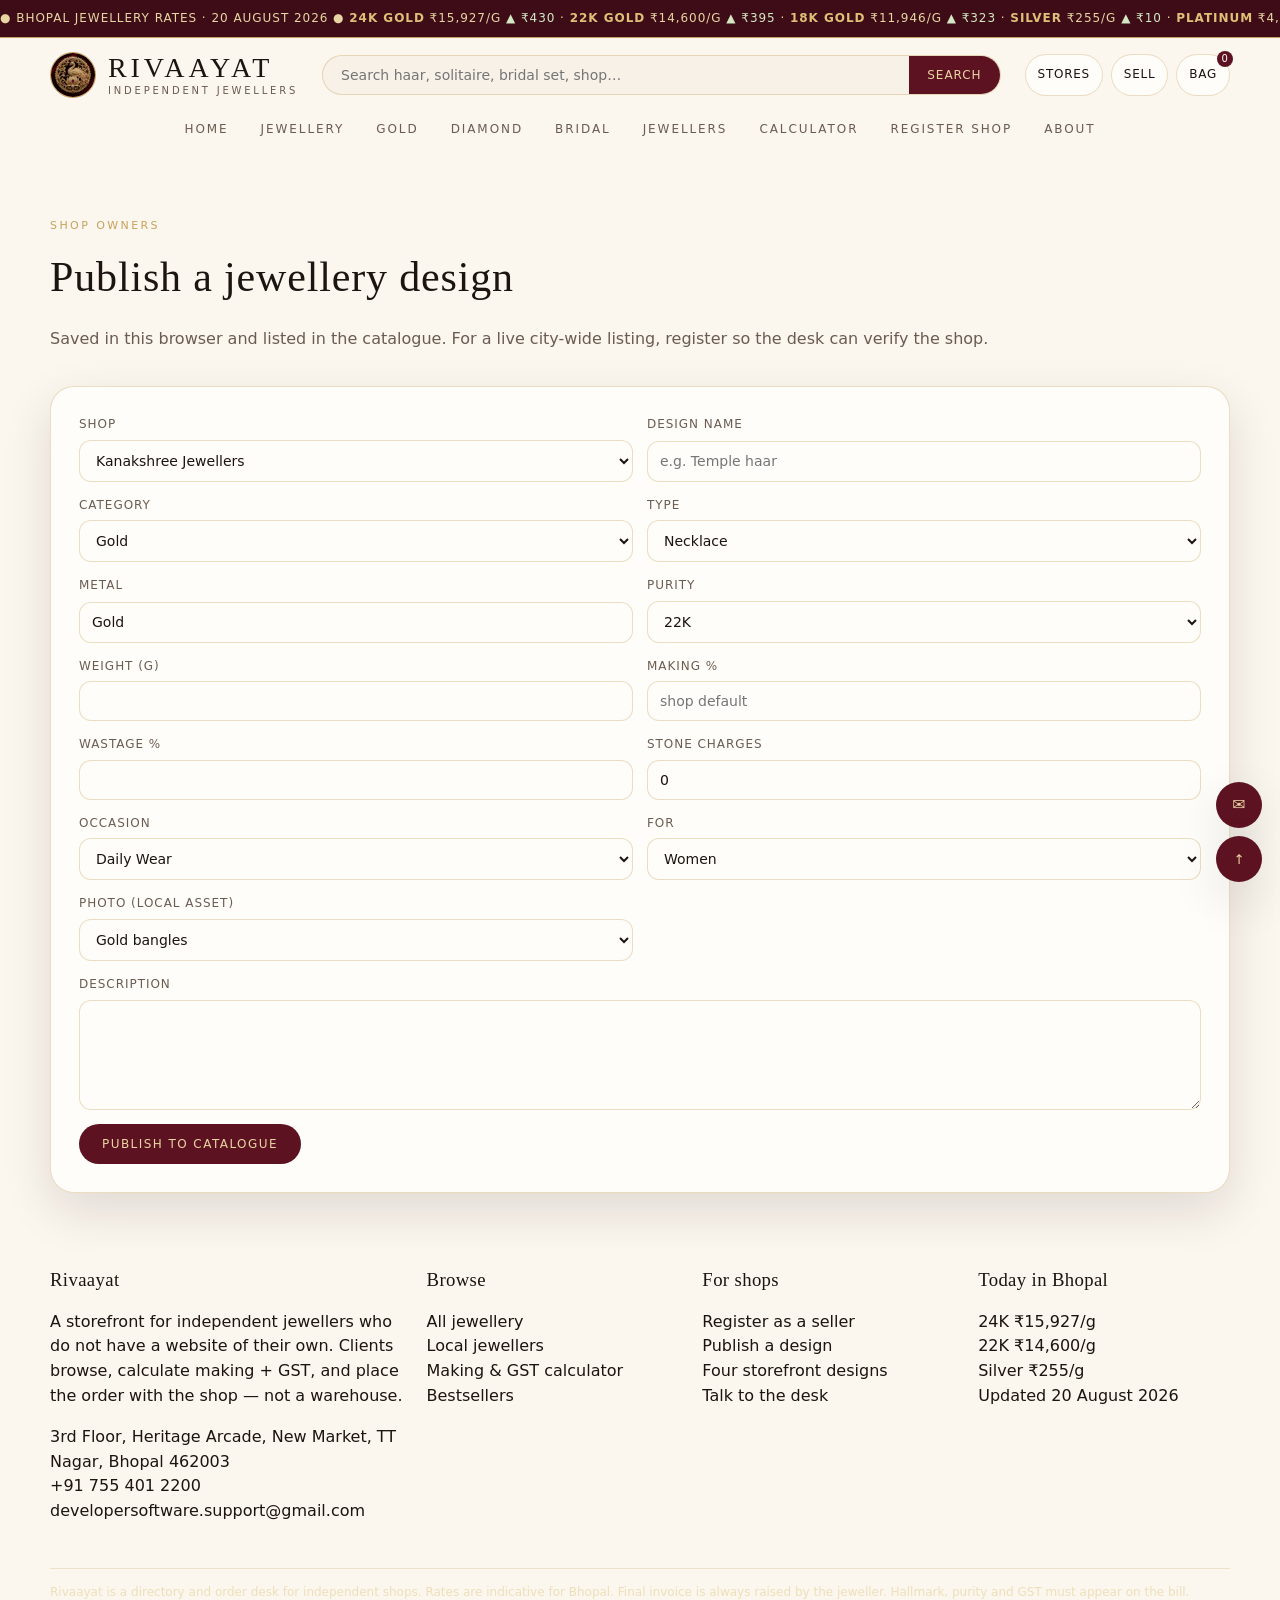
<file: publish.html>
<!DOCTYPE html>
<html lang="en">
<head>
  <meta charset="utf-8">
  <meta name="viewport" content="width=device-width, initial-scale=1">
  <title>Publish a design — Rivaayat</title>
  <link rel="icon" href="assets/brand-emblem.png">
  <link rel="stylesheet" href="css/style.css">
</head>
<body data-page="publish">
  <div id="site-header"></div>
  <div class="wrap page-hero">
    <p class="eyebrow">Shop owners</p>
    <h1>Publish a jewellery design</h1>
    <p class="muted">Saved in this browser and listed in the catalogue. For a live city-wide listing, register so the desk can verify the shop.</p>
  </div>
  <section class="section" style="padding-top:8px">
    <div class="wrap">
      <form class="panel form two" id="publish-form">
        <label>Shop
          <select name="shopId" id="pub-shop" required></select>
        </label>
        <label>Design name<input name="name" required placeholder="e.g. Temple haar"></label>
        <label>Category
          <select name="category">
            <option value="gold">Gold</option>
            <option value="diamond">Diamond</option>
            <option value="bridal">Bridal</option>
            <option value="polki">Polki</option>
            <option value="silver">Silver</option>
            <option value="temple">Temple</option>
          </select>
        </label>
        <label>Type
          <select name="type">
            <option>Necklace</option>
            <option>Earrings</option>
            <option>Bangles</option>
            <option>Rings</option>
            <option>Pendant</option>
            <option>Set</option>
            <option>Nath</option>
            <option>Anklet</option>
            <option>Bracelet</option>
          </select>
        </label>
        <label>Metal<input name="metal" value="Gold"></label>
        <label>Purity
          <select name="purity">
            <option>22K</option>
            <option>18K</option>
            <option>24K</option>
            <option>Silver</option>
            <option>Platinum</option>
          </select>
        </label>
        <label>Weight (g)<input name="weight" type="number" step="0.1" required></label>
        <label>Making %<input name="makingPct" type="number" step="0.1" placeholder="shop default"></label>
        <label>Wastage %<input name="wastagePct" type="number" step="0.1"></label>
        <label>Stone charges<input name="stoneCharges" type="number" value="0"></label>
        <label>Occasion
          <select name="occasion">
            <option>Daily Wear</option>
            <option>Wedding</option>
            <option>Festive</option>
            <option>Office</option>
            <option>Gift</option>
          </select>
        </label>
        <label>For
          <select name="gender">
            <option>Women</option>
            <option>Men</option>
            <option>Kids</option>
            <option>Unisex</option>
          </select>
        </label>
        <label>Photo (local asset)
          <select name="image">
            <option value="cat-gold.png">Gold bangles</option>
            <option value="prod-temple-haar.png">Temple haar</option>
            <option value="prod-gold-jhumka.png">Jhumkas</option>
            <option value="prod-mangalsutra.png">Mangalsutra</option>
            <option value="prod-diamond-necklace.png">Diamond necklace</option>
            <option value="prod-bridal-set.png">Bridal set</option>
            <option value="prod-chandbali.png">Chandbali</option>
            <option value="prod-gold-chain.png">Chain</option>
            <option value="cat-silver.png">Silver</option>
            <option value="cat-polki.png">Polki</option>
          </select>
        </label>
        <label style="grid-column:1/-1">Description<textarea name="description" required></textarea></label>
        <div style="grid-column:1/-1"><button class="btn btn-wine" type="submit">Publish to catalogue</button></div>
      </form>
    </div>
  </section>
  <div id="site-footer"></div>
  <script src="js/data.js"></script>
  <script src="js/app.js"></script>
</body>
</html>
</file>
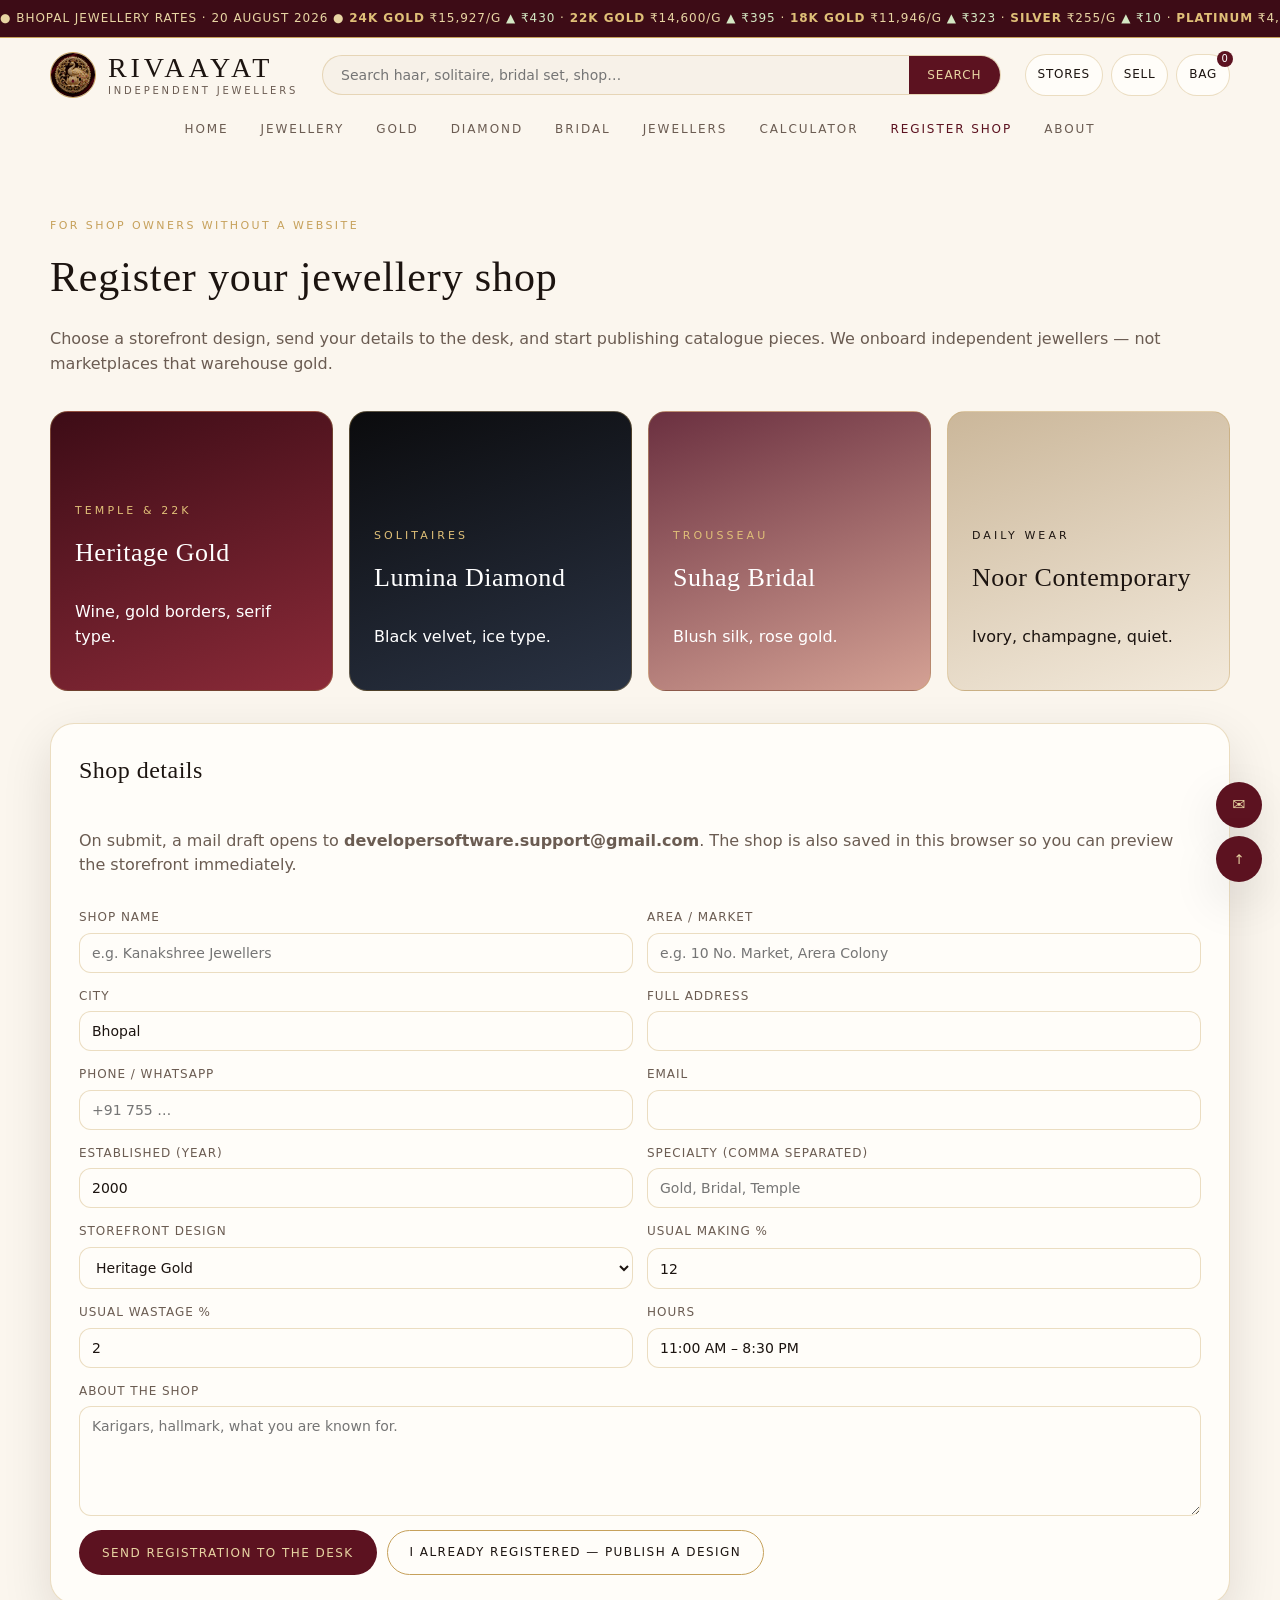
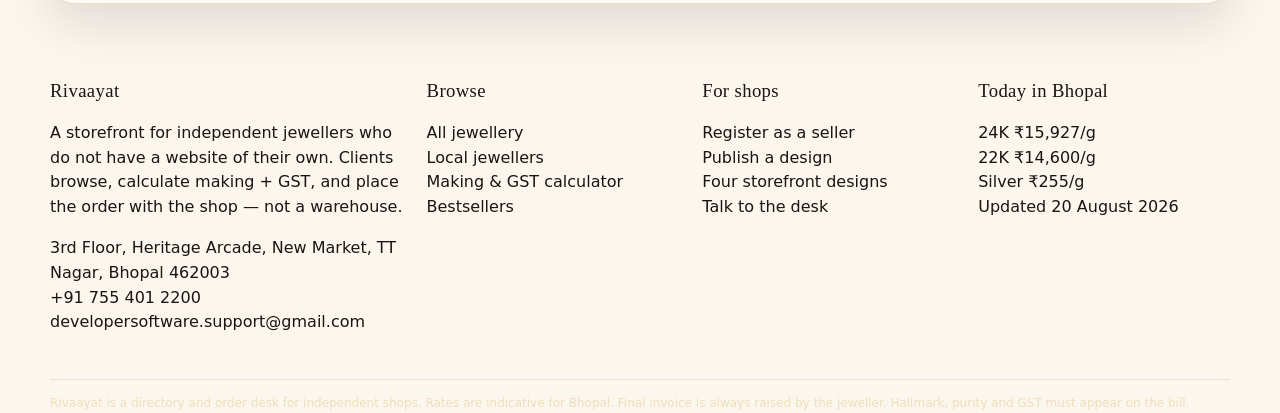
<file: seller.html>
<!DOCTYPE html>
<html lang="en">
<head>
  <meta charset="utf-8">
  <meta name="viewport" content="width=device-width, initial-scale=1">
  <title>Register as a seller — Rivaayat</title>
  <link rel="icon" href="assets/brand-emblem.png">
  <link rel="stylesheet" href="css/style.css">
</head>
<body data-page="seller">
  <div id="site-header"></div>
  <div class="wrap page-hero">
    <p class="eyebrow">For shop owners without a website</p>
    <h1>Register your jewellery shop</h1>
    <p class="muted">Choose a storefront design, send your details to the desk, and start publishing catalogue pieces. We onboard independent jewellers — not marketplaces that warehouse gold.</p>
  </div>
  <section class="section" style="padding-top:8px" id="themes">
    <div class="wrap">
      <div class="theme-grid" id="theme-grid">
        <div class="theme-card theme-heritage"><p class="kicker">Temple &amp; 22K</p><h3>Heritage Gold</h3><p>Wine, gold borders, serif type.</p></div>
        <div class="theme-card theme-lumina"><p class="kicker">Solitaires</p><h3>Lumina Diamond</h3><p>Black velvet, ice type.</p></div>
        <div class="theme-card theme-suhag"><p class="kicker">Trousseau</p><h3>Suhag Bridal</h3><p>Blush silk, rose gold.</p></div>
        <div class="theme-card theme-noor"><p class="kicker">Daily wear</p><h3>Noor Contemporary</h3><p>Ivory, champagne, quiet.</p></div>
      </div>

      <form class="panel form two" id="seller-form" style="margin-top:32px">
        <h2 style="grid-column:1/-1">Shop details</h2>
        <p class="muted" style="grid-column:1/-1">On submit, a mail draft opens to <b>developersoftware.support@gmail.com</b>. The shop is also saved in this browser so you can preview the storefront immediately.</p>
        <label>Shop name<input name="name" required placeholder="e.g. Kanakshree Jewellers"></label>
        <label>Area / market<input name="area" required placeholder="e.g. 10 No. Market, Arera Colony"></label>
        <label>City<input name="city" value="Bhopal" required></label>
        <label>Full address<input name="address" required></label>
        <label>Phone / WhatsApp<input name="phone" required placeholder="+91 755 …"></label>
        <label>Email<input name="email" type="email" required></label>
        <label>Established (year)<input name="since" type="number" value="2000"></label>
        <label>Specialty (comma separated)<input name="specialty" placeholder="Gold, Bridal, Temple"></label>
        <label>Storefront design
          <select name="theme" id="seller-theme">
            <option value="heritage">Heritage Gold</option>
            <option value="lumina">Lumina Diamond</option>
            <option value="suhag">Suhag Bridal</option>
            <option value="noor">Noor Contemporary</option>
          </select>
        </label>
        <label>Usual making %<input name="makingPct" type="number" value="12"></label>
        <label>Usual wastage %<input name="wastagePct" type="number" value="2"></label>
        <label>Hours<input name="hours" value="11:00 AM – 8:30 PM"></label>
        <label style="grid-column:1/-1">About the shop<textarea name="about" required placeholder="Karigars, hallmark, what you are known for."></textarea></label>
        <div style="grid-column:1/-1" class="btn-row">
          <button class="btn btn-wine" type="submit">Send registration to the desk</button>
          <a class="btn btn-ghost" href="publish.html">I already registered — publish a design</a>
        </div>
      </form>
      <div id="seller-done" style="margin-top:16px" hidden></div>
    </div>
  </section>
  <div id="site-footer"></div>
  <script src="js/data.js"></script>
  <script src="js/app.js"></script>
</body>
</html>
</file>
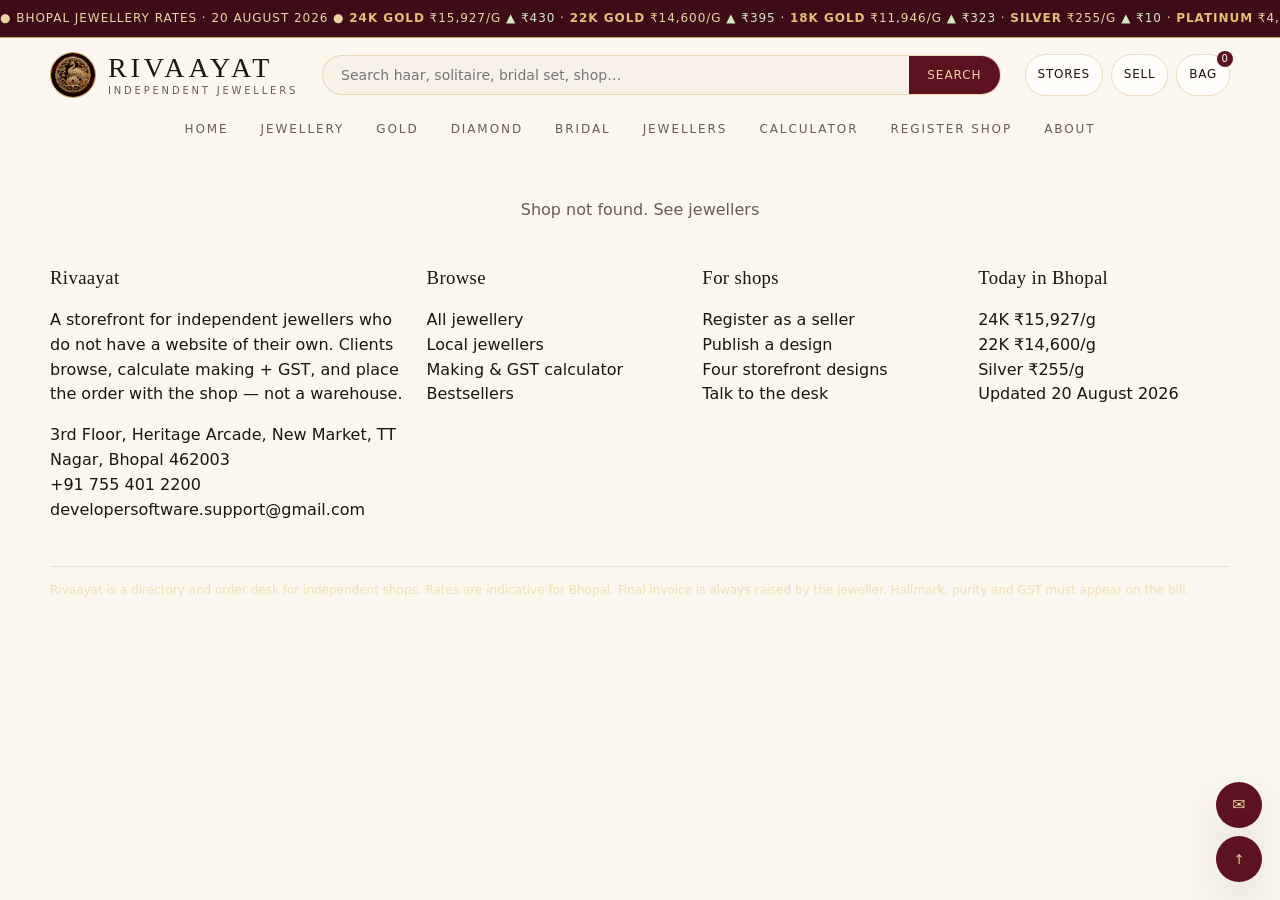
<file: shop.html>
<!DOCTYPE html>
<html lang="en">
<head>
  <meta charset="utf-8">
  <meta name="viewport" content="width=device-width, initial-scale=1">
  <title>Shop — Rivaayat</title>
  <link rel="icon" href="assets/brand-emblem.png">
  <link rel="stylesheet" href="css/style.css">
</head>
<body data-page="shop">
  <div id="site-header"></div>
  <div id="shop-root"></div>
  <div id="site-footer"></div>
  <script src="js/data.js"></script>
  <script src="js/app.js"></script>
</body>
</html>
</file>
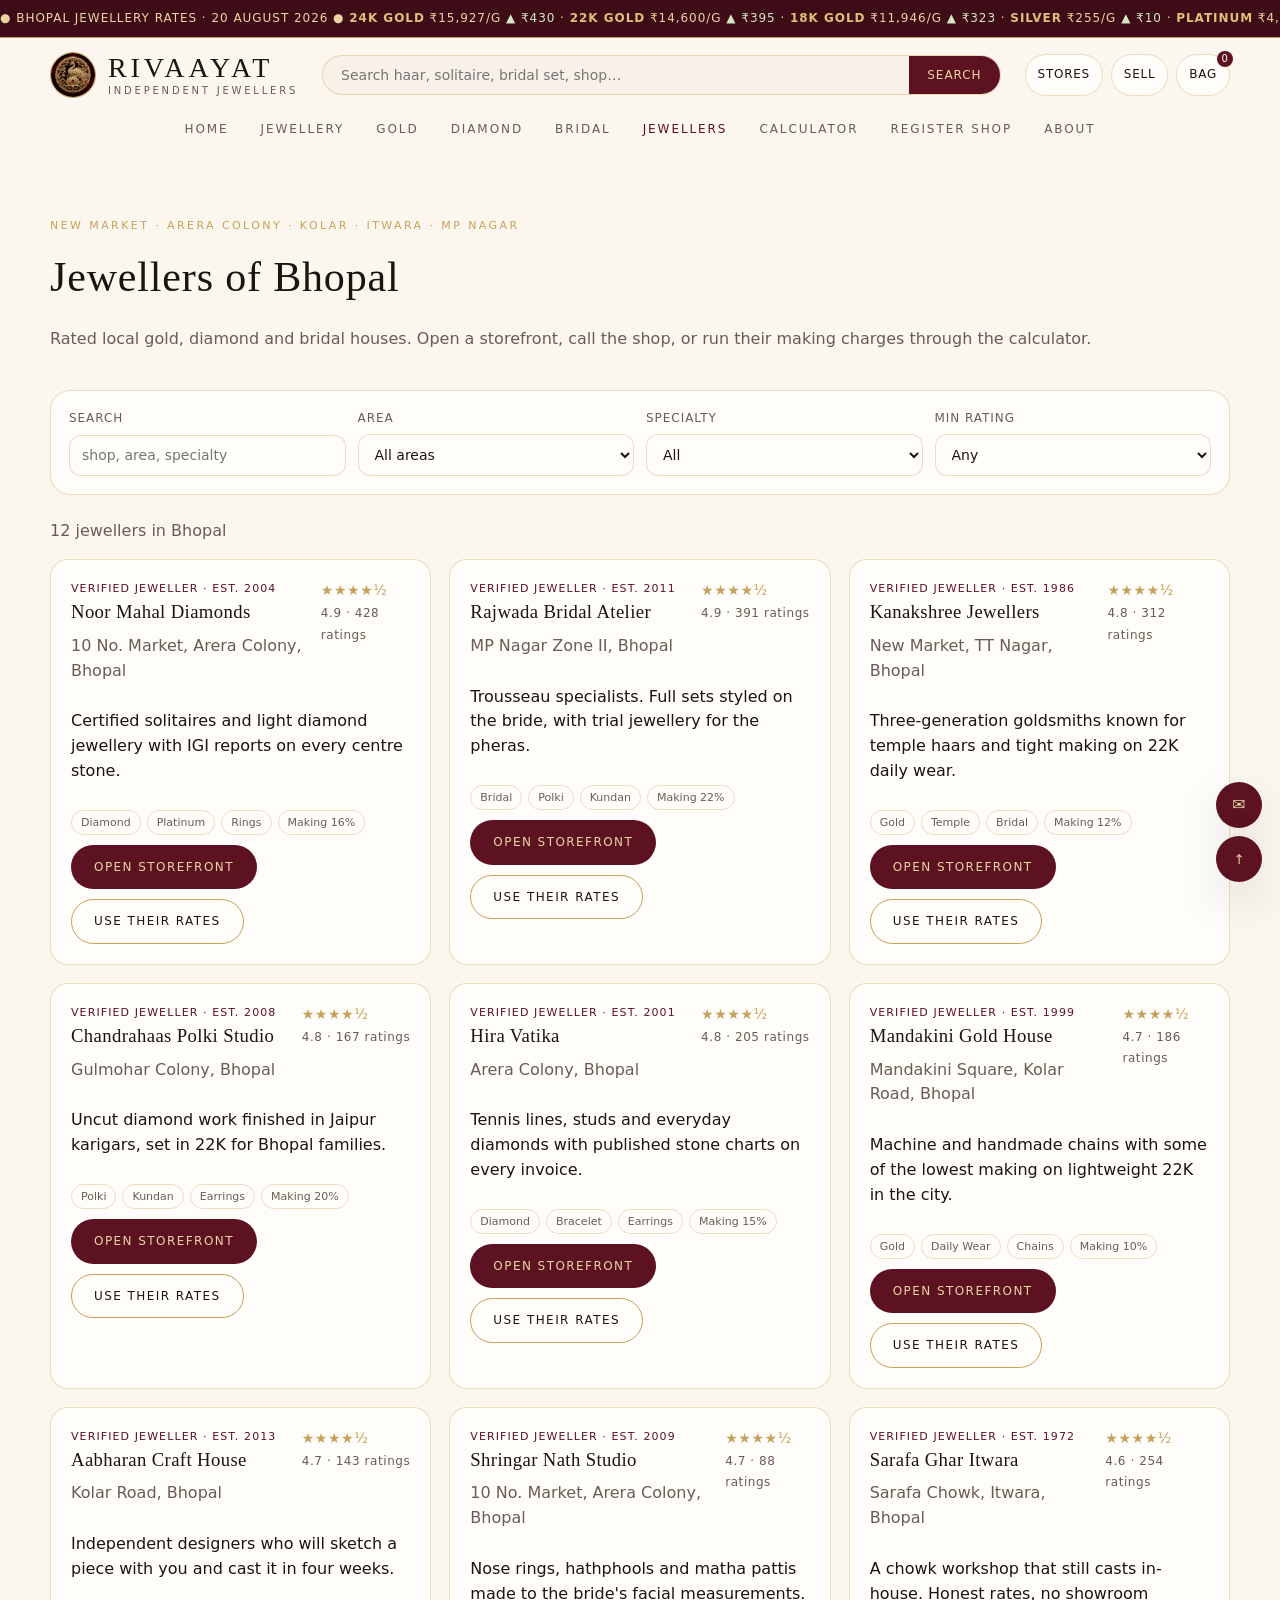
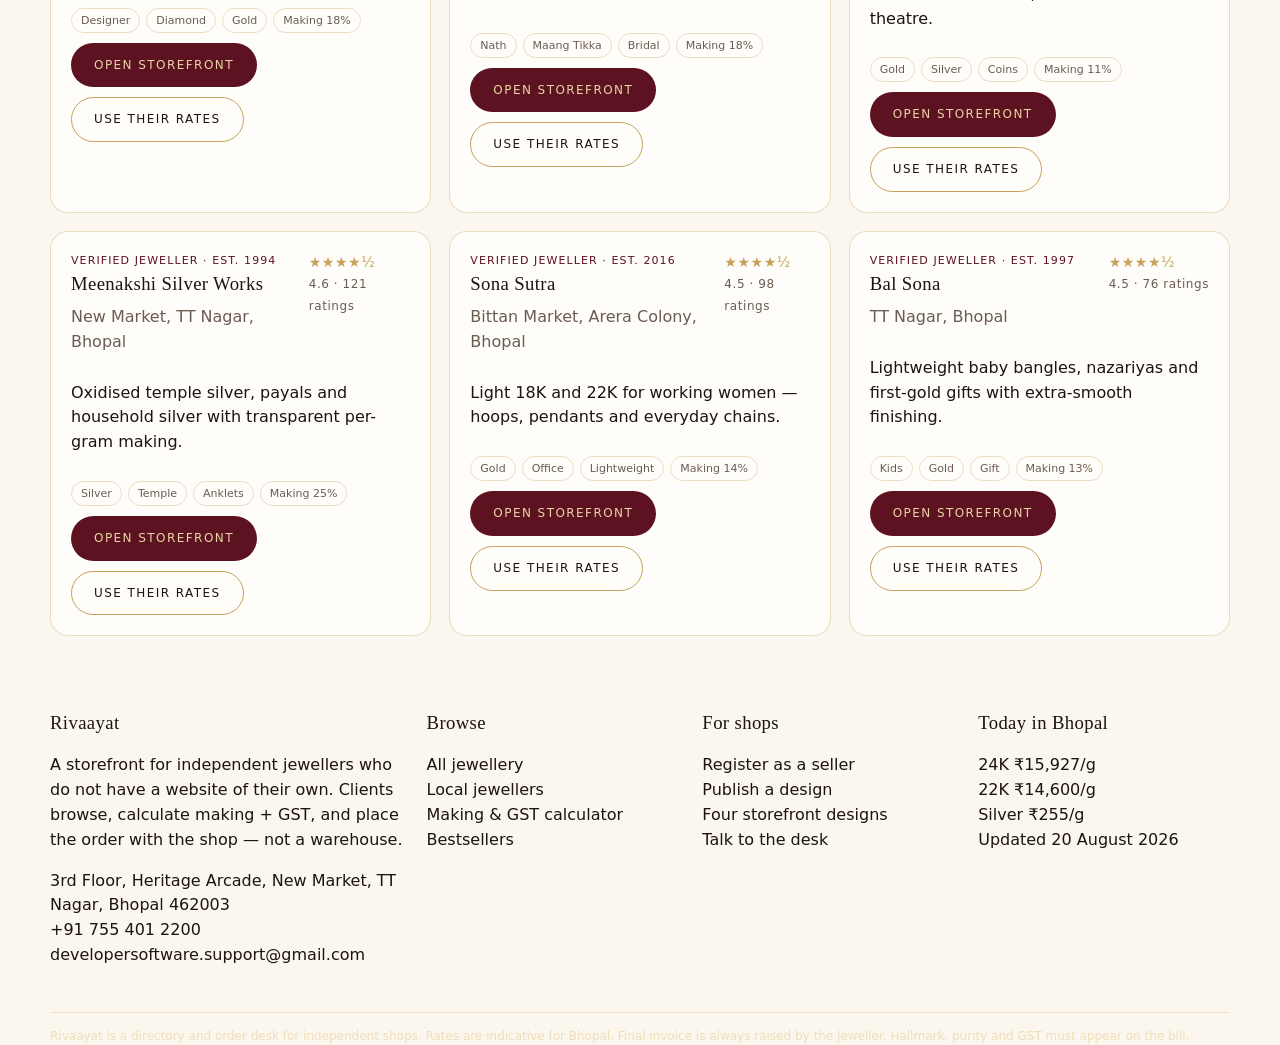
<file: stores.html>
<!DOCTYPE html>
<html lang="en">
<head>
  <meta charset="utf-8">
  <meta name="viewport" content="width=device-width, initial-scale=1">
  <title>Jewellers in Bhopal — Rivaayat</title>
  <link rel="icon" href="assets/brand-emblem.png">
  <link rel="stylesheet" href="css/style.css">
</head>
<body data-page="stores">
  <div id="site-header"></div>
  <div class="wrap page-hero">
    <p class="eyebrow">New Market · Arera Colony · Kolar · Itwara · MP Nagar</p>
    <h1>Jewellers of Bhopal</h1>
    <p class="muted">Rated local gold, diamond and bridal houses. Open a storefront, call the shop, or run their making charges through the calculator.</p>
  </div>
  <section class="section" style="padding-top:12px">
    <div class="wrap">
      <div class="filter-box filters-row">
        <label>Search<input id="s-q" placeholder="shop, area, specialty"></label>
        <label>Area<select id="s-area"><option value="">All areas</option></select></label>
        <label>Specialty
          <select id="s-spec">
            <option value="">All</option>
            <option>Gold</option>
            <option>Diamond</option>
            <option>Bridal</option>
            <option>Silver</option>
            <option>Polki</option>
            <option>Temple</option>
            <option>Kids</option>
          </select>
        </label>
        <label>Min rating
          <select id="s-rating">
            <option value="0">Any</option>
            <option value="4.5">4.5+</option>
            <option value="4.7">4.7+</option>
            <option value="4.8">4.8+</option>
          </select>
        </label>
      </div>
      <p class="muted" id="stores-meta"></p>
      <div class="shop-grid" id="stores-grid"></div>
    </div>
  </section>
  <div id="site-footer"></div>
  <script src="js/data.js"></script>
  <script src="js/app.js"></script>
</body>
</html>
</file>
<file: css/style.css>
:root {
  --wine: #5c1220;
  --wine-deep: #3d0c16;
  --wine-soft: #7a2836;
  --gold: #c6a15b;
  --gold-bright: #e0c078;
  --champagne: #e8d5a3;
  --ivory: #f7f1e8;
  --paper: #fbf6ee;
  --ink: #1c1410;
  --muted: #6b5c52;
  --line: rgba(198, 161, 91, 0.35);
  --white: #fffdf9;
  --shadow: 0 18px 50px rgba(28, 20, 16, 0.12);
  --radius: 18px;
  --serif: Palatino, "Palatino Linotype", "Book Antiqua", Georgia, serif;
  --sans: "Segoe UI", Calibri, system-ui, sans-serif;
}

*,
*::before,
*::after { box-sizing: border-box; }
html { scroll-behavior: smooth; }
body {
  margin: 0;
  font-family: var(--sans);
  color: var(--ink);
  background: var(--paper);
  line-height: 1.55;
  overflow-x: hidden;
}
img { max-width: 100%; display: block; }
a { color: inherit; text-decoration: none; }
button, input, select, textarea { font-family: inherit; }
button { cursor: pointer; }
h1, h2, h3, h4 { font-family: var(--serif); font-weight: 500; letter-spacing: 0.02em; margin: 0 0 0.4em; }
.wrap { width: min(1180px, calc(100% - 40px)); margin: 0 auto; }
.muted { color: var(--muted); }
.gold { color: var(--gold); }

/* Ticker */
.ticker {
  background: var(--wine-deep);
  color: var(--champagne);
  font-size: 12px;
  letter-spacing: 0.08em;
  text-transform: uppercase;
  overflow: hidden;
  white-space: nowrap;
  border-bottom: 1px solid var(--gold);
}
.ticker-track {
  display: inline-block;
  padding: 9px 0;
  animation: marquee 42s linear infinite;
}
.ticker b { color: var(--gold-bright); font-weight: 600; }
.ticker .up { color: #d4e8c4; }
.ticker .down { color: #f3c1c1; }
@keyframes marquee {
  from { transform: translateX(0); }
  to { transform: translateX(-50%); }
}

/* Header */
.site-header {
  background: var(--white);
  border-bottom: 1px solid var(--line);
  position: sticky;
  top: 0;
  z-index: 40;
}
.header-row {
  display: grid;
  grid-template-columns: auto 1fr auto;
  gap: 24px;
  align-items: center;
  padding: 14px 0 10px;
}
.brand {
  display: flex;
  align-items: center;
  gap: 12px;
}
.brand img {
  width: 46px;
  height: 46px;
  object-fit: cover;
  border-radius: 50%;
  border: 1px solid var(--gold);
}
.brand-name {
  font-family: var(--serif);
  font-size: 28px;
  line-height: 1;
  letter-spacing: 0.14em;
  text-transform: uppercase;
}
.brand-name span { display: block; font-family: var(--sans); font-size: 10px; letter-spacing: 0.28em; color: var(--muted); margin-top: 4px; }
.search {
  display: flex;
  background: var(--ivory);
  border: 1px solid var(--line);
  border-radius: 999px;
  overflow: hidden;
}
.search input {
  flex: 1;
  border: 0;
  background: transparent;
  padding: 11px 18px;
  outline: none;
  font-size: 14px;
}
.search button {
  border: 0;
  background: var(--wine);
  color: var(--champagne);
  padding: 0 18px;
  letter-spacing: 0.08em;
  font-size: 12px;
  text-transform: uppercase;
}
.header-tools {
  display: flex;
  gap: 8px;
  align-items: center;
}
.icon-btn {
  border: 1px solid var(--line);
  background: var(--white);
  min-width: 42px;
  height: 42px;
  border-radius: 999px;
  display: inline-flex;
  align-items: center;
  justify-content: center;
  gap: 6px;
  padding: 0 12px;
  font-size: 12px;
  letter-spacing: 0.06em;
  text-transform: uppercase;
  color: var(--ink);
  position: relative;
}
.icon-btn .badge {
  position: absolute;
  top: -4px;
  right: -4px;
  background: var(--wine);
  color: #fff;
  font-size: 10px;
  min-width: 16px;
  height: 16px;
  border-radius: 99px;
  display: grid;
  place-items: center;
}
.nav {
  display: flex;
  gap: 4px;
  justify-content: center;
  padding: 4px 0 12px;
  flex-wrap: wrap;
}
.nav a {
  padding: 8px 14px;
  font-size: 12px;
  letter-spacing: 0.16em;
  text-transform: uppercase;
  color: var(--muted);
}
.nav a:hover, .nav a.active { color: var(--wine); }
.menu-toggle { display: none; }

/* Buttons */
.btn {
  display: inline-flex;
  align-items: center;
  justify-content: center;
  gap: 8px;
  border-radius: 999px;
  padding: 12px 22px;
  border: 1px solid transparent;
  letter-spacing: 0.12em;
  text-transform: uppercase;
  font-size: 12px;
  transition: 0.2s ease;
}
.btn-gold { background: linear-gradient(180deg, #e0c078, #c6a15b); color: var(--wine-deep); }
.btn-gold:hover { filter: brightness(1.05); }
.btn-wine { background: var(--wine); color: var(--champagne); }
.btn-ghost { background: transparent; border-color: var(--gold); color: var(--ink); }
.btn-dark { background: var(--ink); color: #fff; }
.btn-row { display: flex; flex-wrap: wrap; gap: 10px; }

/* Hero */
.hero {
  position: relative;
  min-height: 72vh;
  color: #fff;
  overflow: hidden;
  background: var(--wine-deep);
}
.hero-slide {
  position: absolute;
  inset: 0;
  opacity: 0;
  transition: opacity 0.8s ease;
}
.hero-slide.on { opacity: 1; }
.hero-slide img {
  width: 100%;
  height: 100%;
  object-fit: cover;
  filter: brightness(0.72);
}
.hero-copy {
  position: relative;
  z-index: 2;
  width: min(1180px, calc(100% - 40px));
  margin: 0 auto;
  padding: 120px 0 90px;
  max-width: 640px;
}
.kicker {
  letter-spacing: 0.28em;
  text-transform: uppercase;
  font-size: 11px;
  color: var(--gold-bright);
  margin-bottom: 14px;
}
.hero h1 {
  font-size: clamp(36px, 6vw, 68px);
  line-height: 1.05;
  color: #fff;
}
.hero p { font-size: 17px; color: rgba(255,255,255,0.86); max-width: 480px; }
.hero-nav {
  position: absolute;
  right: 28px;
  bottom: 28px;
  z-index: 3;
  display: flex;
  gap: 8px;
}
.hero-nav button {
  width: 42px;
  height: 42px;
  border-radius: 50%;
  border: 1px solid var(--gold);
  background: rgba(0,0,0,0.35);
  color: #fff;
}

/* Sections */
.section { padding: 72px 0; }
.section-head {
  display: flex;
  justify-content: space-between;
  align-items: end;
  gap: 20px;
  margin-bottom: 32px;
}
.section-head h2 { font-size: 36px; }
.eyebrow {
  letter-spacing: 0.22em;
  text-transform: uppercase;
  font-size: 11px;
  color: var(--gold);
}

/* Category grid */
.cat-grid {
  display: grid;
  grid-template-columns: repeat(6, 1fr);
  gap: 16px;
}
.cat-card {
  background: var(--white);
  border-radius: var(--radius);
  overflow: hidden;
  border: 1px solid var(--line);
  transition: transform 0.25s ease, box-shadow 0.25s ease;
}
.cat-card:hover { transform: translateY(-4px); box-shadow: var(--shadow); }
.cat-card img { height: 160px; width: 100%; object-fit: cover; }
.cat-card figcaption { padding: 12px 14px 16px; }
.cat-card h3 { font-size: 18px; margin: 0; }
.cat-card p { margin: 4px 0 0; font-size: 12px; color: var(--muted); }

/* Product cards */
.prod-grid {
  display: grid;
  grid-template-columns: repeat(4, 1fr);
  gap: 18px;
}
.prod-card {
  background: var(--white);
  border: 1px solid var(--line);
  border-radius: var(--radius);
  overflow: hidden;
  display: flex;
  flex-direction: column;
  position: relative;
}
.prod-card img { height: 240px; width: 100%; object-fit: cover; background: #111; }
.prod-body { padding: 14px 16px 18px; display: flex; flex-direction: column; gap: 6px; flex: 1; }
.prod-shop { font-size: 11px; letter-spacing: 0.12em; text-transform: uppercase; color: var(--wine-soft); }
.prod-body h3 { font-size: 18px; }
.price { font-weight: 600; font-size: 16px; }
.price small { display: block; font-weight: 400; color: var(--muted); font-size: 11px; letter-spacing: 0.04em; }
.chip {
  position: absolute;
  top: 12px;
  left: 12px;
  background: var(--wine);
  color: var(--champagne);
  font-size: 10px;
  letter-spacing: 0.12em;
  text-transform: uppercase;
  padding: 5px 9px;
  border-radius: 999px;
}
.wish {
  position: absolute;
  top: 10px;
  right: 10px;
  width: 36px;
  height: 36px;
  border-radius: 50%;
  border: 0;
  background: rgba(255,255,255,0.92);
  font-size: 16px;
}
.wish.on { color: var(--wine); }

/* Shops */
.shop-grid {
  display: grid;
  grid-template-columns: repeat(3, 1fr);
  gap: 18px;
}
.shop-card {
  background: var(--white);
  border: 1px solid var(--line);
  border-radius: var(--radius);
  padding: 20px;
  display: flex;
  flex-direction: column;
  gap: 10px;
}
.shop-card header { display: flex; justify-content: space-between; gap: 10px; align-items: start; }
.rating { color: var(--gold); font-size: 14px; letter-spacing: 0.04em; }
.rating span { color: var(--muted); font-size: 12px; }
.tags { display: flex; flex-wrap: wrap; gap: 6px; }
.tag {
  border: 1px solid var(--line);
  border-radius: 999px;
  padding: 3px 9px;
  font-size: 11px;
  color: var(--muted);
}
.verified {
  color: var(--wine);
  font-size: 11px;
  letter-spacing: 0.1em;
  text-transform: uppercase;
}

/* Themes */
.theme-grid {
  display: grid;
  grid-template-columns: repeat(4, 1fr);
  gap: 16px;
}
.theme-card {
  min-height: 280px;
  border-radius: var(--radius);
  padding: 24px;
  color: #fff;
  display: flex;
  flex-direction: column;
  justify-content: end;
  position: relative;
  overflow: hidden;
  border: 1px solid var(--line);
}
.theme-card h3 { font-size: 26px; color: inherit; }
.theme-heritage { background: linear-gradient(160deg, #3d0c16, #8a2a38); }
.theme-lumina { background: linear-gradient(160deg, #0b0b0d, #2a3344); }
.theme-suhag { background: linear-gradient(160deg, #6b3040, #d4a194); }
.theme-noor { background: linear-gradient(160deg, #cbb79a, #f3eadc); color: var(--ink); }
.theme-noor h3, .theme-noor p { color: var(--ink); }

/* Calculator band */
.calc-band {
  display: grid;
  grid-template-columns: 1.1fr 0.9fr;
  gap: 28px;
  align-items: center;
  background: var(--wine-deep);
  color: #fff;
  border-radius: 28px;
  overflow: hidden;
}
.calc-band img { height: 100%; min-height: 360px; object-fit: cover; }
.calc-copy { padding: 36px 36px 36px 8px; }
.calc-copy h2 { color: #fff; font-size: 36px; }

/* Forms */
.form {
  display: grid;
  gap: 14px;
}
.form.two { grid-template-columns: 1fr 1fr; }
label { font-size: 12px; letter-spacing: 0.08em; text-transform: uppercase; color: var(--muted); display: grid; gap: 6px; }
input, select, textarea {
  border: 1px solid var(--line);
  background: var(--white);
  border-radius: 12px;
  padding: 11px 12px;
  font-size: 14px;
  color: var(--ink);
}
textarea { min-height: 110px; resize: vertical; }
.panel {
  background: var(--white);
  border: 1px solid var(--line);
  border-radius: 24px;
  padding: 28px;
  box-shadow: var(--shadow);
}

/* Breakdown */
.bill {
  display: grid;
  gap: 8px;
  font-size: 14px;
}
.bill div { display: flex; justify-content: space-between; gap: 12px; }
.bill .total {
  border-top: 1px solid var(--line);
  padding-top: 10px;
  font-size: 18px;
  font-family: var(--serif);
}

/* Filters */
.filters {
  display: grid;
  grid-template-columns: 240px 1fr;
  gap: 28px;
}
.filter-box {
  background: var(--white);
  border: 1px solid var(--line);
  border-radius: 20px;
  padding: 18px;
  position: sticky;
  top: 110px;
  display: grid;
  gap: 12px;
  align-self: start;
}
.filter-box h3 { font-size: 16px; }
.page-hero {
  padding: 48px 0 10px;
}
.page-hero h1 { font-size: 42px; }

/* Product page */
.product-layout {
  display: grid;
  grid-template-columns: 1.05fr 0.95fr;
  gap: 36px;
  align-items: start;
}
.product-photo {
  border-radius: 24px;
  overflow: hidden;
  border: 1px solid var(--line);
  background: #111;
}
.product-photo img { width: 100%; height: min(72vh, 720px); object-fit: cover; }

/* Shop storefront themes */
.storefront header.shop-hero {
  min-height: 360px;
  display: grid;
  align-items: end;
  color: #fff;
  padding: 48px 0;
  background-size: cover;
  background-position: center;
}
.storefront.theme-heritage header.shop-hero { background-image: linear-gradient(180deg, rgba(61,12,22,0.25), rgba(61,12,22,0.82)), url("../assets/hero-bridal.png"); }
.storefront.theme-lumina header.shop-hero { background-image: linear-gradient(180deg, rgba(0,0,0,0.2), rgba(0,0,0,0.78)), url("../assets/hero-diamond.png"); }
.storefront.theme-suhag header.shop-hero { background-image: linear-gradient(180deg, rgba(90,30,40,0.2), rgba(90,30,40,0.78)), url("../assets/hero-model.png"); }
.storefront.theme-noor header.shop-hero { background-image: linear-gradient(180deg, rgba(247,241,232,0.1), rgba(28,20,16,0.55)), url("../assets/showroom.png"); color: #fff; }
.storefront.theme-heritage { --wine: #5c1220; }
.storefront.theme-lumina { background: #0e0e10; color: #f4f1ea; }
.storefront.theme-lumina .prod-card,
.storefront.theme-lumina .shop-card,
.storefront.theme-lumina .panel { background: #16161a; color: #f4f1ea; border-color: #333; }
.storefront.theme-lumina .muted { color: #b9b3a8; }
.storefront.theme-suhag { background: #f8eee8; }
.storefront.theme-noor { background: #fbf8f2; }
.storefront.theme-lumina .btn-ghost { color: #f4f1ea; border-color: var(--gold); }
.storefront.theme-lumina .prod-body h3 a,
.storefront.theme-lumina a { color: inherit; }
.storefront.theme-lumina .stat { background: rgba(255,255,255,0.04); }

/* Quotes */
.quote-grid { display: grid; grid-template-columns: repeat(4, 1fr); gap: 16px; }
.quote {
  background: var(--white);
  border: 1px solid var(--line);
  border-radius: var(--radius);
  padding: 20px;
}
.quote p { font-family: var(--serif); font-size: 17px; }

/* Footer */
.site-footer {
  background: var(--wine-deep);
  color: var(--champagne);
  padding: 48px 0 20px;
  margin-top: 40px;
}
.foot-grid {
  display: grid;
  grid-template-columns: 1.4fr 1fr 1fr 1fr;
  gap: 24px;
}
.site-footer a { color: var(--champagne); }
.site-footer h3 { color: var(--gold-bright); font-size: 16px; }
.legal { border-top: 1px solid rgba(198,161,91,0.25); margin-top: 28px; padding-top: 14px; font-size: 12px; color: rgba(232,213,163,0.7); }

/* Modal */
.modal-back {
  position: fixed;
  inset: 0;
  background: rgba(20, 10, 12, 0.55);
  display: none;
  align-items: center;
  justify-content: center;
  z-index: 80;
  padding: 20px;
}
.modal-back.on { display: flex; }
.modal {
  width: min(860px, 100%);
  background: var(--white);
  border-radius: 24px;
  overflow: hidden;
  display: grid;
  grid-template-columns: 1fr 1fr;
}
.modal img { height: 100%; object-fit: cover; min-height: 360px; }
.modal-body { padding: 32px; position: relative; }
.modal-close {
  position: absolute;
  top: 12px;
  right: 12px;
  border: 0;
  background: transparent;
  font-size: 22px;
}

/* Toast / float */
.toast {
  position: fixed;
  bottom: 24px;
  left: 50%;
  transform: translateX(-50%) translateY(20px);
  background: var(--ink);
  color: #fff;
  padding: 10px 16px;
  border-radius: 999px;
  opacity: 0;
  pointer-events: none;
  transition: 0.25s ease;
  z-index: 90;
}
.toast.on { opacity: 1; transform: translateX(-50%) translateY(0); }
.floaters {
  position: fixed;
  right: 18px;
  bottom: 18px;
  display: grid;
  gap: 8px;
  z-index: 50;
}
.floaters a, .floaters button {
  width: 46px;
  height: 46px;
  border-radius: 50%;
  border: 0;
  background: var(--wine);
  color: var(--champagne);
  display: grid;
  place-items: center;
  box-shadow: var(--shadow);
}

/* Tables / empty */
.empty { padding: 40px; text-align: center; color: var(--muted); }
.stat-row { display: grid; grid-template-columns: repeat(4, 1fr); gap: 12px; margin: 20px 0 8px; }
.stat { background: rgba(255,255,255,0.08); border: 1px solid var(--line); border-radius: 16px; padding: 16px; }
.stat b { display: block; font-size: 22px; font-family: var(--serif); }

.notice {
  background: #fff7e6;
  border: 1px solid var(--gold);
  color: var(--wine-deep);
  padding: 12px 14px;
  border-radius: 12px;
  font-size: 13px;
}
.split-2 {
  display: grid;
  grid-template-columns: 1fr 1fr;
  gap: 28px;
  align-items: start;
}
.filters-row {
  position: static;
  grid-template-columns: repeat(4, 1fr);
  margin-bottom: 24px;
}

@media (max-width: 1024px) {
  .cat-grid, .prod-grid, .theme-grid, .quote-grid { grid-template-columns: repeat(2, 1fr); }
  .shop-grid { grid-template-columns: 1fr 1fr; }
  .filters, .product-layout, .calc-band, .modal, .form.two, .header-row, .foot-grid, .split-2, .filters-row {
    grid-template-columns: 1fr;
  }
  .calc-copy { padding: 28px; }
  .search { display: none; }
}
@media (max-width: 720px) {
  .menu-toggle { display: inline-flex; }
  .nav { display: none; }
  .nav.open { display: flex; flex-direction: column; align-items: start; }
  .cat-grid, .prod-grid, .shop-grid, .theme-grid, .quote-grid, .stat-row { grid-template-columns: 1fr; }
  .header-tools .hide-sm { display: none; }
  .hero-copy { padding: 80px 0 70px; }
  .filter-box { position: static; }
}
</file>
